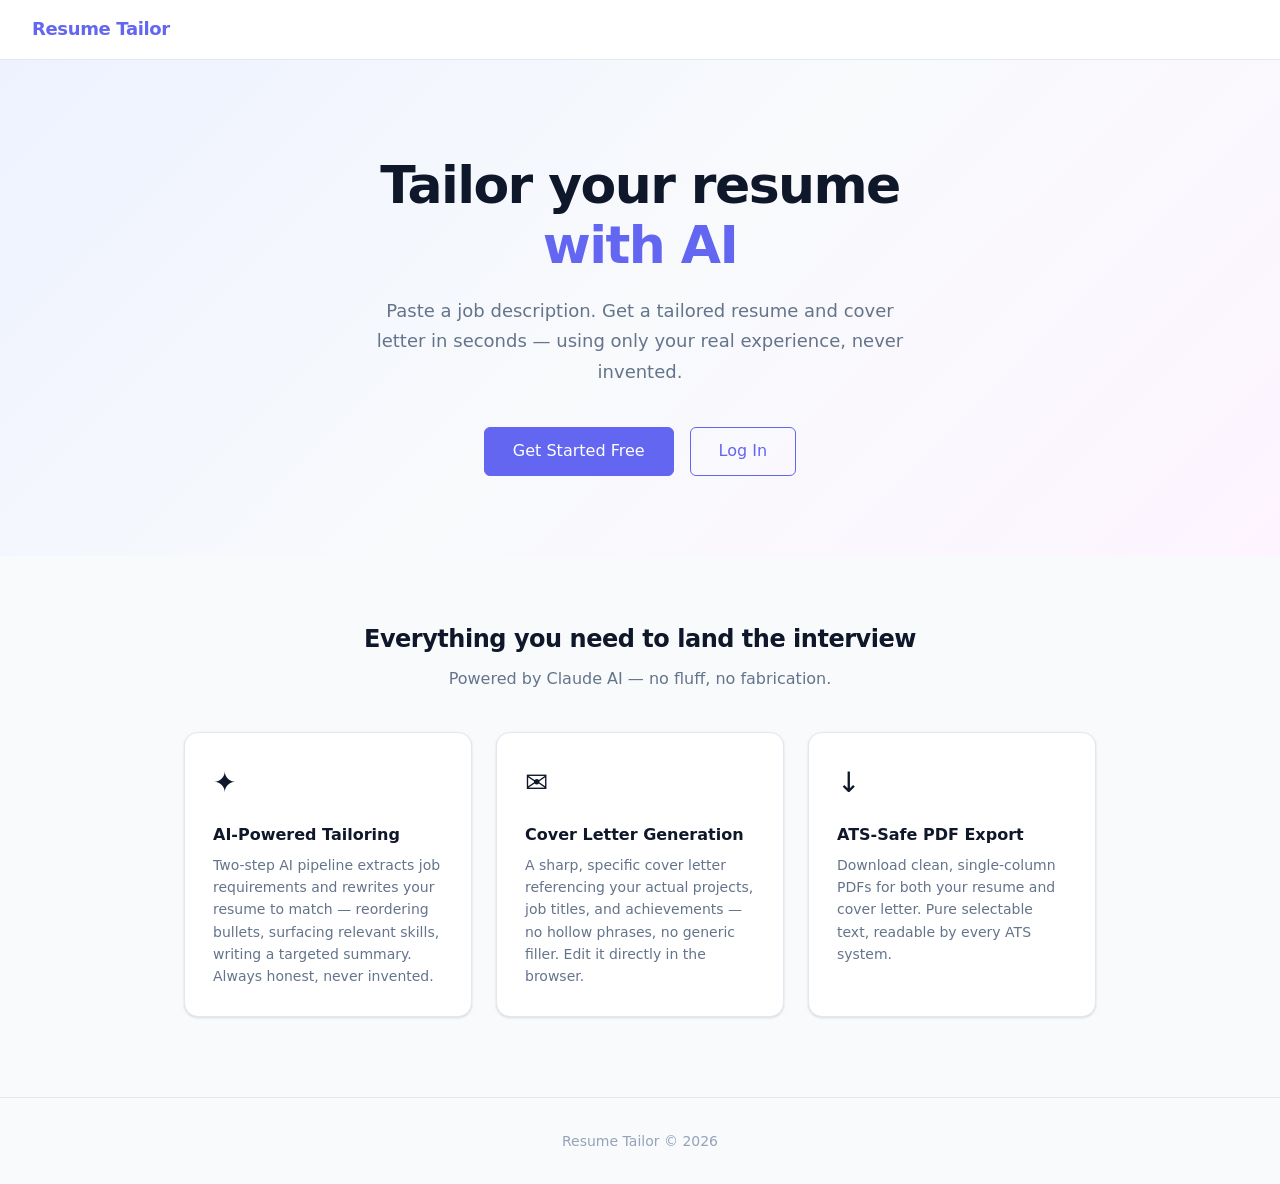
<file: frontend/index.html>
<!DOCTYPE html>
<html lang="en">
<head>
  <meta charset="UTF-8" />
  <meta name="viewport" content="width=device-width, initial-scale=1.0" />
  <title>Resume Tailor — AI-Powered Resume Tailoring</title>
  <link rel="stylesheet" href="css/style.css" />
</head>
<body>

  <header class="landing-topbar">
    <span class="landing-brand">Resume Tailor</span>
  </header>

  <section class="hero">
    <h1>Tailor your resume<br /><span>with AI</span></h1>
    <p>Paste a job description. Get a tailored resume and cover letter in seconds — using only your real experience, never invented.</p>
    <div class="hero-btns">
      <a href="signup.html" class="btn btn-primary btn-lg">Get Started Free</a>
      <a href="login.html" class="btn btn-outline btn-lg">Log In</a>
    </div>
  </section>

  <section class="features">
    <h2>Everything you need to land the interview</h2>
    <p>Powered by Claude AI — no fluff, no fabrication.</p>
    <div class="features-grid">
      <div class="feature-card">
        <div class="feature-icon">✦</div>
        <div class="feature-title">AI-Powered Tailoring</div>
        <p class="feature-desc">Two-step AI pipeline extracts job requirements and rewrites your resume to match — reordering bullets, surfacing relevant skills, writing a targeted summary. Always honest, never invented.</p>
      </div>
      <div class="feature-card">
        <div class="feature-icon">✉</div>
        <div class="feature-title">Cover Letter Generation</div>
        <p class="feature-desc">A sharp, specific cover letter referencing your actual projects, job titles, and achievements — no hollow phrases, no generic filler. Edit it directly in the browser.</p>
      </div>
      <div class="feature-card">
        <div class="feature-icon">↓</div>
        <div class="feature-title">ATS-Safe PDF Export</div>
        <p class="feature-desc">Download clean, single-column PDFs for both your resume and cover letter. Pure selectable text, readable by every ATS system.</p>
      </div>
    </div>
  </section>

  <footer class="landing-footer">Resume Tailor &copy; 2026</footer>

</body>
</html>
</file>
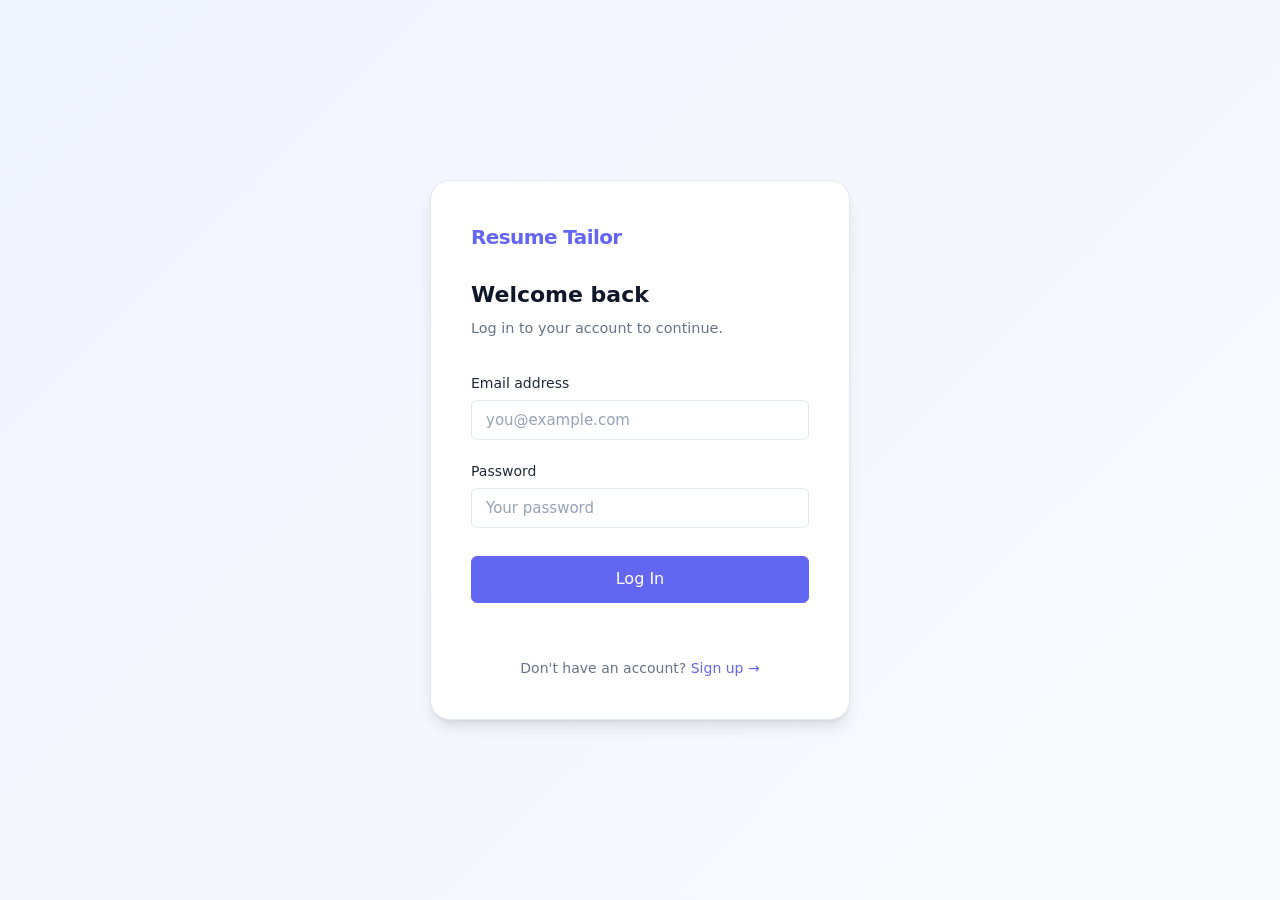
<file: frontend/ats.html>
<!DOCTYPE html>
<html lang="en">
<head>
  <meta charset="UTF-8" />
  <meta name="viewport" content="width=device-width, initial-scale=1.0" />
  <title>Resume Tailor — ATS Compatibility Analyzer</title>
  <link rel="stylesheet" href="css/style.css" />
</head>
<body>

  <header class="topbar">
    <a href="dashboard.html" class="topbar-brand">Resume Tailor</a>
    <nav class="topbar-nav">
      <a href="dashboard.html" class="btn btn-ghost btn-sm">Dashboard</a>
      <a href="tailor.html" class="btn btn-ghost btn-sm">Tailor Resume</a>
      <a href="ats.html" class="btn btn-primary btn-sm" aria-current="page">ATS Analyzer</a>
      <a href="improve.html" class="btn btn-ghost btn-sm">Improve Resume</a>
      <a href="skill_gap.html" class="btn btn-ghost btn-sm">Skill Gap</a>
      <a href="tracker.html" class="btn btn-ghost btn-sm">Job Tracker</a>
      <a href="interview.html" class="btn btn-ghost btn-sm">Interview Prep</a>
      <button id="logout-btn" class="btn btn-ghost btn-sm">Log Out</button>
    </nav>
  </header>

  <main class="page">

    <!-- ── Input card ──────────────────────────────────────────────────────── -->
    <div class="card">
      <h1 class="ats-title">ATS Compatibility Analyzer</h1>
      <p class="ats-desc">Select a resume, paste a job description, and get an explainable compatibility score — powered by local AI. No LLM call needed; results are instant.</p>

      <form id="ats-form">
        <div class="ats-form-grid">

          <!-- Left: resume selection -->
          <div>
            <label for="resume-select">Resume</label>
            <select id="resume-select">
              <option value="">Loading resumes…</option>
            </select>

            <div class="quick-upload-row">
              <span class="quick-upload-or">or</span>
              <label class="btn btn-outline btn-sm quick-upload-label" for="resume-file-input">
                Upload PDF
              </label>
              <input type="file" id="resume-file-input" accept=".pdf" />
              <span id="quick-upload-status" class="quick-upload-status"></span>
            </div>
          </div>

          <!-- Right: job description -->
          <div>
            <label for="jd-textarea">Job Description <span class="required">*</span></label>
            <textarea id="jd-textarea" rows="9"
              placeholder="Paste the full job description here — title, responsibilities, required skills, preferred qualifications…"
              required></textarea>
          </div>

        </div>

        <div class="ats-action-row">
          <button type="submit" id="analyze-btn" class="btn btn-primary btn-lg" disabled>
            Analyze Compatibility
          </button>
          <span id="analyze-status" class="analyze-status"></span>
        </div>
      </form>
    </div>

    <!-- ── Result section (hidden until analysis) ─────────────────────────── -->
    <div id="result-section" style="display:none">

      <!-- Score hero -->
      <div class="card">
        <div class="card-title">Compatibility Score</div>
        <div class="score-hero">
          <div class="score-hero-top">

            <!-- SVG ring -->
            <div class="score-ring-wrap">
              <svg viewBox="0 0 120 120" class="score-ring" aria-hidden="true">
                <circle class="score-ring-track" cx="60" cy="60" r="50"/>
                <circle id="score-ring-fill" class="score-ring-fill" cx="60" cy="60" r="50"
                        stroke-dasharray="314.16" stroke-dashoffset="314.16"/>
              </svg>
              <div class="score-ring-inner">
                <span id="score-number" class="score-number">—</span>
                <span id="score-pct" class="score-pct" style="display:none">%</span>
                <span id="score-grade" class="score-grade"></span>
              </div>
            </div>

            <!-- Summary text -->
            <div class="score-summary">
              <div id="score-heading" class="score-heading">Resume–Job Alignment</div>
              <p id="score-subtext" class="score-subtext">This score measures how well your resume's content aligns with the job description. It does not predict hiring decisions.</p>
              <span id="jd-role-badge" class="jd-role-badge" style="display:none"></span>
            </div>
          </div>

          <!-- Component score bars -->
          <div class="component-scores">
            <div class="comp-score-row">
              <div class="comp-score-header">
                <span class="comp-score-label">Required Skills <span class="comp-score-weight">(40%)</span></span>
                <span id="req-score-val" class="comp-score-val">—</span>
              </div>
              <div class="score-bar-track"><div id="req-score-bar" class="score-bar-fill" style="width:0%"></div></div>
            </div>
            <div class="comp-score-row">
              <div class="comp-score-header">
                <span class="comp-score-label">Experience Relevance <span class="comp-score-weight">(30%)</span></span>
                <span id="exp-score-val" class="comp-score-val">—</span>
              </div>
              <div class="score-bar-track"><div id="exp-score-bar" class="score-bar-fill" style="width:0%"></div></div>
            </div>
            <div class="comp-score-row">
              <div class="comp-score-header">
                <span class="comp-score-label">Preferred Skills <span class="comp-score-weight">(15%)</span></span>
                <span id="pref-score-val" class="comp-score-val">—</span>
              </div>
              <div class="score-bar-track"><div id="pref-score-bar" class="score-bar-fill" style="width:0%"></div></div>
            </div>
            <div class="comp-score-row">
              <div class="comp-score-header">
                <span class="comp-score-label">Education Alignment <span class="comp-score-weight">(15%)</span></span>
                <span id="edu-score-val" class="comp-score-val">—</span>
              </div>
              <div class="score-bar-track"><div id="edu-score-bar" class="score-bar-fill" style="width:0%"></div></div>
            </div>
          </div>
        </div>
      </div>

      <!-- Skills grid -->
      <div class="skills-grid" id="skills-grid">
        <!-- Matched -->
        <div class="card skills-col">
          <div class="skills-col-header skills-header-matched">
            <span class="skills-col-icon">✓</span>
            <span class="skills-col-title">Matched</span>
            <span id="matched-count" class="skills-col-count"></span>
          </div>
          <ul id="matched-list" class="skill-entries"></ul>
          <p id="matched-empty" class="skills-empty" style="display:none">No required skills matched.</p>
        </div>

        <!-- Partial -->
        <div class="card skills-col">
          <div class="skills-col-header skills-header-partial">
            <span class="skills-col-icon">~</span>
            <span class="skills-col-title">Partial Match</span>
            <span id="partial-count" class="skills-col-count"></span>
          </div>
          <ul id="partial-list" class="skill-entries"></ul>
          <p id="partial-empty" class="skills-empty" style="display:none">No partial matches.</p>
        </div>

        <!-- Missing -->
        <div class="card skills-col">
          <div class="skills-col-header skills-header-missing">
            <span class="skills-col-icon">✗</span>
            <span class="skills-col-title">Not Evidenced</span>
            <span id="missing-count" class="skills-col-count"></span>
          </div>
          <ul id="missing-list" class="skill-entries"></ul>
          <p id="missing-empty" class="skills-empty" style="display:none">All required skills evidenced!</p>
        </div>
      </div>

      <!-- Recommendations -->
      <div class="card">
        <div class="card-title">Recommendations</div>
        <ul id="recommendations-list" class="rec-list"></ul>
      </div>

      <!-- Disclaimer -->
      <div class="ats-disclaimer">
        <span class="ats-disclaimer-icon">ℹ</span>
        <span id="disclaimer-text">Skills absent from your resume were not found in the uploaded document. This does not mean you lack those skills — they may simply not be listed. This score measures document-to-job alignment, not your actual fit or hiring probability.</span>
      </div>

      <!-- Actions -->
      <div class="ats-result-actions">
        <a id="tailor-link" href="tailor.html" class="btn btn-primary">Tailor This Resume with AI</a>
        <button id="analyze-another-btn" class="btn btn-outline">Analyze Another</button>
        <button id="delete-result-btn" class="btn btn-ghost btn-sm" style="color:var(--danger)">Delete This Analysis</button>
      </div>

    </div>

    <!-- ── Analysis history ────────────────────────────────────────────────── -->
    <div>
      <div class="section-header">
        <h2>Analysis History</h2>
        <span id="ats-history-count" class="history-count-badge"></span>
      </div>

      <div id="ats-history-loading" class="history-loading">Loading history…</div>

      <div id="ats-history-empty" class="history-empty" style="display:none">
        No analyses yet. Select a resume, paste a job description above, and click <strong>Analyze Compatibility</strong>.
      </div>

      <ul id="ats-history-list" class="history-list" style="display:none"></ul>
    </div>

  </main>

  <!-- ── Delete confirmation dialog ─────────────────────────────────────────── -->
  <dialog id="delete-dialog" class="confirm-dialog">
    <p class="confirm-msg">Delete this analysis result? This cannot be undone.</p>
    <div class="confirm-actions">
      <button id="delete-cancel-btn" class="btn btn-ghost btn-sm">Cancel</button>
      <button id="delete-confirm-btn" class="btn btn-sm" style="background:var(--danger);color:#fff;border-color:var(--danger)">Delete</button>
    </div>
  </dialog>

  <script src="js/ats.js"></script>
</body>
</html>
</file>
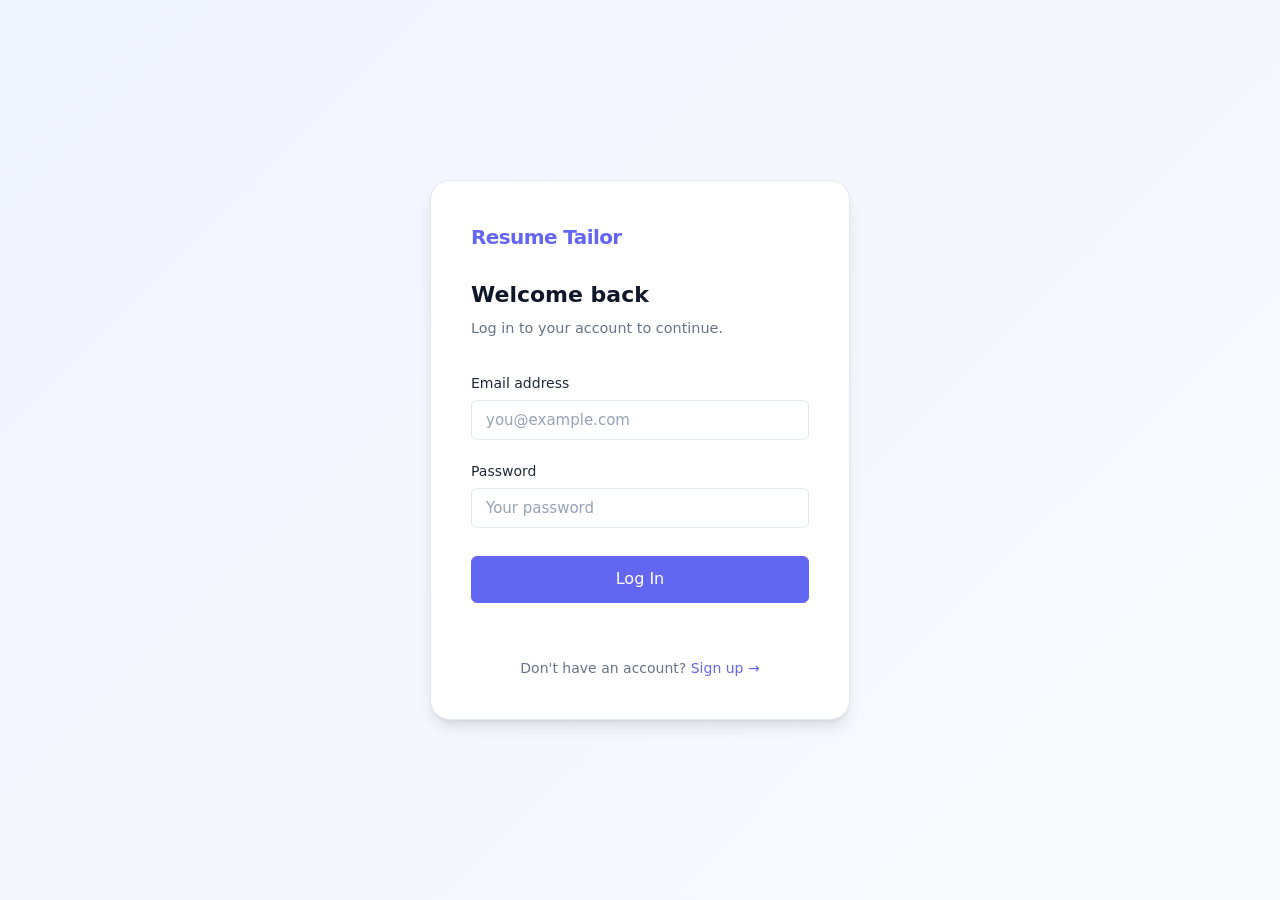
<file: frontend/dashboard.html>
<!DOCTYPE html>
<html lang="en">
<head>
  <meta charset="UTF-8" />
  <meta name="viewport" content="width=device-width, initial-scale=1.0" />
  <title>Resume Tailor — Dashboard</title>
  <link rel="stylesheet" href="css/style.css" />
</head>
<body>

  <header class="topbar">
    <a href="dashboard.html" class="topbar-brand">Resume Tailor</a>
    <nav class="topbar-nav">
      <a href="ats.html" class="btn btn-outline btn-sm">ATS Analyzer</a>
      <a href="improve.html" class="btn btn-ghost btn-sm">Improve Resume</a>
      <a href="skill_gap.html" class="btn btn-ghost btn-sm">Skill Gap</a>
      <a href="tracker.html" class="btn btn-ghost btn-sm">Job Tracker</a>
      <a href="interview.html" class="btn btn-ghost btn-sm">Interview Prep</a>
      <a href="tailor.html" class="btn btn-primary btn-sm">+ New Tailoring</a>
      <button id="logout-btn" class="btn btn-ghost btn-sm">Log Out</button>
    </nav>
  </header>

  <main class="page">

    <!-- ── My Resumes ──────────────────────────────────────────────────────── -->
    <div class="card">
      <div class="card-title">My Resumes</div>

      <form id="upload-form">
        <div class="upload-zone">
          <label class="upload-zone-label" id="file-label" for="resume-file">
            Choose PDF
          </label>
          <input type="file" id="resume-file" accept=".pdf" />
          <button type="submit" id="upload-btn" class="btn btn-primary btn-sm" disabled>Upload</button>
          <span id="upload-status" class="upload-status"></span>
        </div>
      </form>

      <ul id="resume-list" class="resume-chips"></ul>
    </div>

    <!-- ── History ─────────────────────────────────────────────────────────── -->
    <div>
      <div class="section-header">
        <h2>Tailoring History</h2>
        <span id="history-count" class="history-count-badge"></span>
      </div>

      <div id="history-loading" class="history-loading">Loading history…</div>

      <div id="history-empty" class="history-empty" style="display:none">
        No tailored resumes yet.
        <a href="tailor.html">Tailor your first resume &rarr;</a>
      </div>

      <ul id="history-list" class="history-list" style="display:none"></ul>
    </div>

  </main>

  <!-- ── Delete confirmation dialog ─────────────────────────────────────── -->
  <dialog id="confirm-dialog" class="confirm-dialog">
    <p class="confirm-msg">Delete this tailoring entry and its cover letter? This cannot be undone.</p>
    <div class="confirm-actions">
      <button id="confirm-no" class="btn btn-ghost btn-sm">Cancel</button>
      <button id="confirm-yes" class="btn btn-sm" style="background:var(--danger);color:#fff;border-color:var(--danger)">Delete</button>
    </div>
  </dialog>

  <script src="js/dashboard.js"></script>
</body>
</html>
</file>
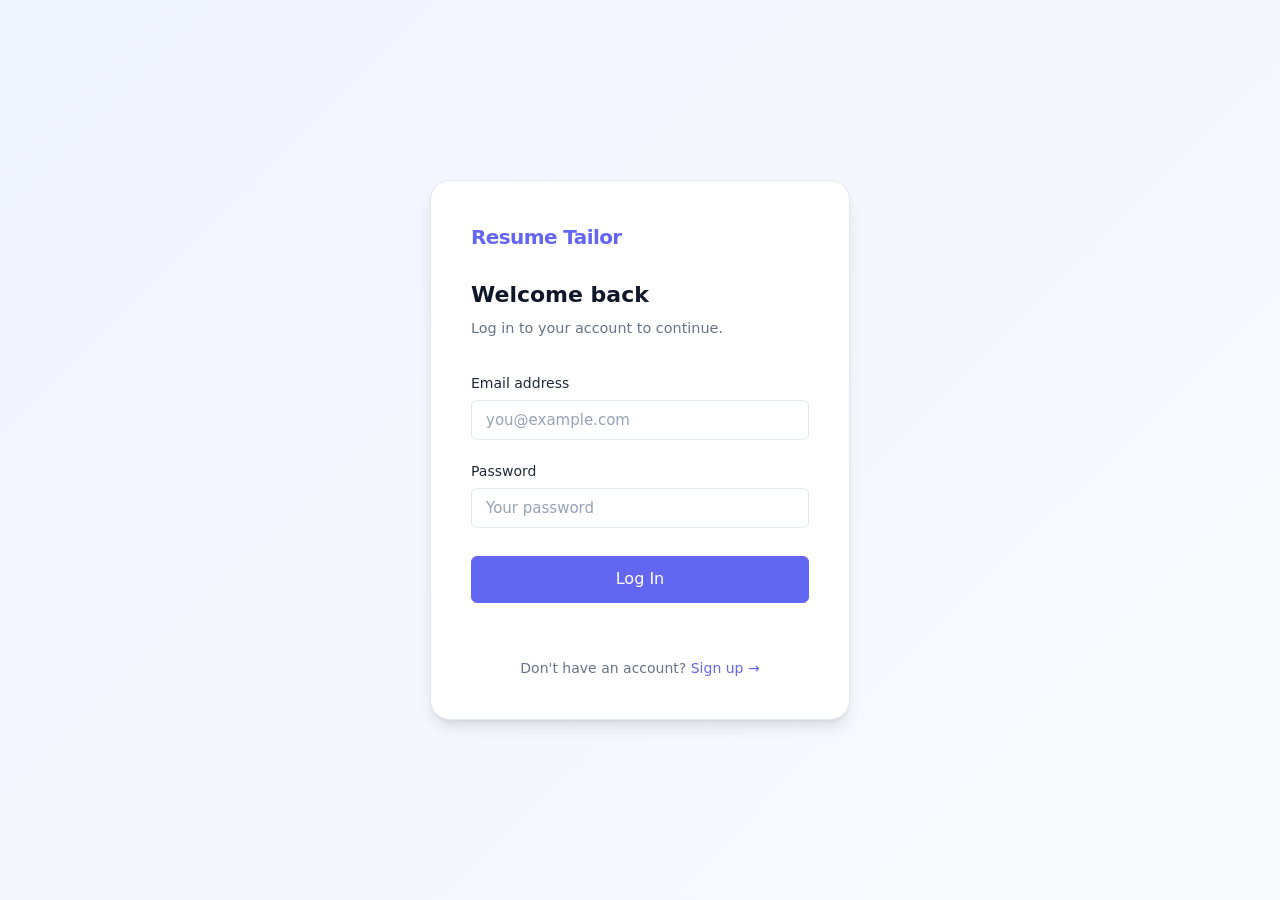
<file: frontend/improve.html>
<!DOCTYPE html>
<html lang="en">
<head>
  <meta charset="UTF-8" />
  <meta name="viewport" content="width=device-width, initial-scale=1.0" />
  <title>Resume Tailor — Improve Resume</title>
  <link rel="stylesheet" href="css/style.css" />
</head>
<body>

  <header class="topbar">
    <a href="dashboard.html" class="topbar-brand">Resume Tailor</a>
    <nav class="topbar-nav">
      <a href="dashboard.html" class="btn btn-ghost btn-sm">Dashboard</a>
      <a href="tailor.html" class="btn btn-ghost btn-sm">Tailor Resume</a>
      <a href="ats.html" class="btn btn-ghost btn-sm">ATS Analyzer</a>
      <a href="improve.html" class="btn btn-primary btn-sm" aria-current="page">Improve Resume</a>
      <a href="skill_gap.html" class="btn btn-ghost btn-sm">Skill Gap</a>
      <a href="tracker.html" class="btn btn-ghost btn-sm">Job Tracker</a>
      <a href="interview.html" class="btn btn-ghost btn-sm">Interview Prep</a>
      <button id="logout-btn" class="btn btn-ghost btn-sm">Log Out</button>
    </nav>
  </header>

  <main class="page">

    <!-- ── Input card ──────────────────────────────────────────────────────── -->
    <div class="card">
      <h1 class="ats-title">AI Resume Improvement Editor</h1>
      <p class="ats-desc">Select a resume, paste a job description, and get AI-generated bullet-point suggestions — each with a reason and diff highlight. Accept, reject, or edit each suggestion individually before exporting.</p>

      <form id="improve-form">
        <div class="ats-form-grid">

          <!-- Left: resume selection -->
          <div>
            <label for="resume-select">Resume</label>
            <select id="resume-select">
              <option value="">Loading resumes…</option>
            </select>
          </div>

          <!-- Right: job description -->
          <div>
            <label for="jd-textarea">Job Description <span class="required">*</span></label>
            <textarea id="jd-textarea" rows="9"
              placeholder="Paste the full job description — title, responsibilities, required skills, preferred qualifications…"
              required></textarea>
          </div>

        </div>

        <div class="ats-action-row">
          <button type="submit" id="generate-btn" class="btn btn-primary btn-lg" disabled>
            Generate Suggestions
          </button>
          <span id="generate-status" class="analyze-status"></span>
        </div>
      </form>
    </div>

    <!-- ── Result section ─────────────────────────────────────────────────── -->
    <div id="result-section" style="display:none">

      <!-- Role analysis callout -->
      <div class="card improve-callout" id="analysis-card">
        <div class="improve-callout-label">AI Analysis</div>
        <p id="role-analysis-text" class="improve-callout-text"></p>
      </div>

      <!-- Progress + Apply bar -->
      <div class="card improve-progress-card">
        <div class="improve-progress-header">
          <div>
            <span class="improve-progress-label"><span id="accepted-count">0</span> of <span id="total-count">0</span> suggestions accepted</span>
          </div>
          <button id="apply-btn" class="btn btn-primary" disabled onclick="applyChanges()">
            Apply 0 Accepted Changes
          </button>
        </div>
        <div class="improve-progress-track">
          <div id="improve-progress-fill" class="improve-progress-fill" style="width:0%"></div>
        </div>
        <div id="apply-status" class="apply-status" style="display:none"></div>
      </div>

      <!-- Suggestion cards (dynamically populated) -->
      <div id="suggestions-container"></div>

    </div>

    <!-- ── Improvement history ─────────────────────────────────────────────── -->
    <div>
      <div class="section-header">
        <h2>Improvement History</h2>
        <span id="history-count" class="history-count-badge"></span>
      </div>

      <div id="history-loading" class="history-loading">Loading history…</div>

      <div id="history-empty" class="history-empty" style="display:none">
        No improvement sessions yet. Select a resume and paste a job description above, then click <strong>Generate Suggestions</strong>.
      </div>

      <ul id="history-list" class="history-list" style="display:none"></ul>
    </div>

  </main>

  <!-- ── Delete confirmation dialog ─────────────────────────────────────────── -->
  <dialog id="delete-dialog" class="confirm-dialog">
    <p class="confirm-msg">Delete this improvement session? This cannot be undone.</p>
    <div class="confirm-actions">
      <button id="delete-cancel-btn" class="btn btn-ghost btn-sm">Cancel</button>
      <button id="delete-confirm-btn" class="btn btn-sm" style="background:var(--danger);color:#fff;border-color:var(--danger)">Delete</button>
    </div>
  </dialog>

  <script src="js/improve.js"></script>
</body>
</html>
</file>
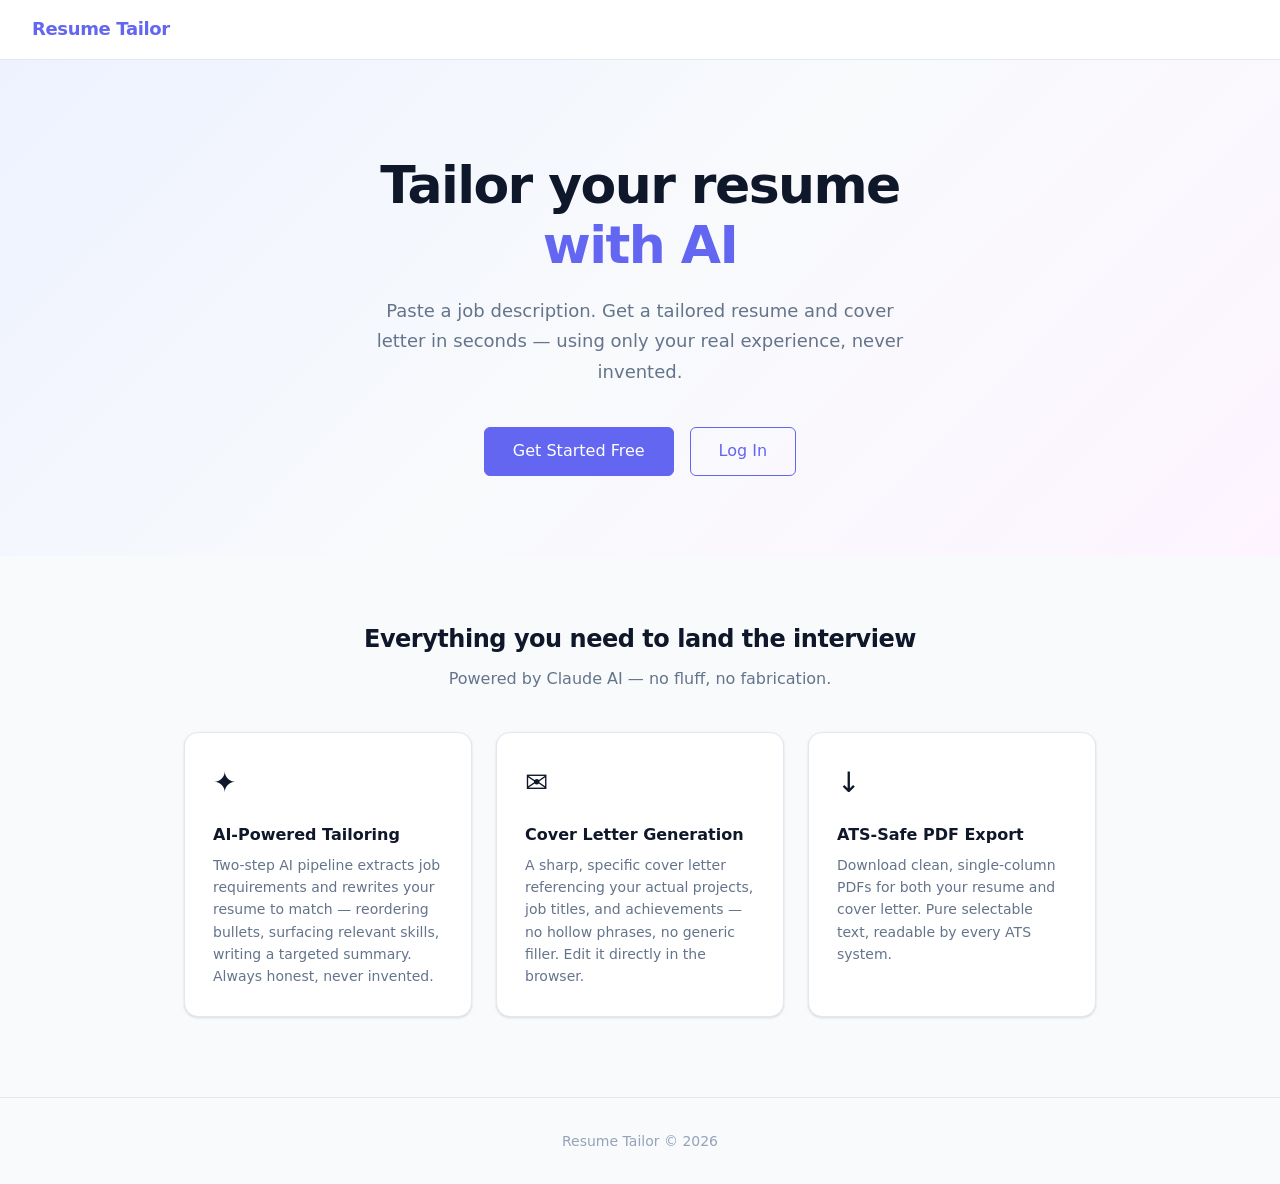
<file: frontend/interview.html>
<!DOCTYPE html>
<html lang="en">
<head>
  <meta charset="UTF-8" />
  <meta name="viewport" content="width=device-width, initial-scale=1.0" />
  <title>Resume Tailor — Interview Prep</title>
  <link rel="stylesheet" href="css/style.css" />
</head>
<body>

  <header class="topbar">
    <a href="dashboard.html" class="topbar-brand">Resume Tailor</a>
    <nav class="topbar-nav">
      <a href="dashboard.html" class="btn btn-ghost btn-sm">Dashboard</a>
      <a href="tailor.html" class="btn btn-ghost btn-sm">Tailor Resume</a>
      <a href="ats.html" class="btn btn-ghost btn-sm">ATS Analyzer</a>
      <a href="improve.html" class="btn btn-ghost btn-sm">Improve Resume</a>
      <a href="skill_gap.html" class="btn btn-ghost btn-sm">Skill Gap</a>
      <a href="tracker.html" class="btn btn-ghost btn-sm">Job Tracker</a>
      <a href="interview.html" class="btn btn-primary btn-sm" aria-current="page">Interview Prep</a>
      <button id="logout-btn" class="btn btn-ghost btn-sm">Log Out</button>
    </nav>
  </header>

  <main class="page">

    <!-- ── New session form ───────────────────────────────────────────────── -->
    <div class="card">
      <h1 class="ats-title">AI Interview Preparation</h1>
      <p class="ats-desc">Select a resume and paste a job description to generate role-specific practice questions — technical, behavioural, HR, and project-based. Submit answers to receive structured feedback grounded in your resume.</p>

      <form id="session-form">
        <div class="ats-form-grid">

          <div>
            <label for="resume-select">Resume</label>
            <select id="resume-select">
              <option value="">Loading resumes…</option>
            </select>
          </div>

          <div>
            <label for="jd-textarea">Job Description <span class="required">*</span></label>
            <textarea id="jd-textarea" rows="9"
              placeholder="Paste the full job description — title, responsibilities, required skills, preferred qualifications…"
              required></textarea>
          </div>

        </div>

        <div class="ats-action-row">
          <button type="submit" id="generate-btn" class="btn btn-primary btn-lg" disabled>
            Generate Interview Questions
          </button>
          <span id="generate-status" class="analyze-status"></span>
        </div>
      </form>
    </div>

    <!-- ── Active session ─────────────────────────────────────────────────── -->
    <div id="session-section" style="display:none">

      <div class="section-header">
        <div>
          <h2 id="session-role-heading">Interview Session</h2>
          <p id="session-meta" class="ats-desc" style="margin:0"></p>
        </div>
        <button id="close-session-btn" class="btn btn-ghost btn-sm">Close Session</button>
      </div>

      <!-- Question tabs -->
      <div id="question-tabs" class="ivw-tabs" role="tablist"></div>

      <!-- Active question card -->
      <div id="question-card" class="card ivw-question-card">
        <div class="ivw-question-header">
          <span id="q-type-badge" class="ivw-type-badge"></span>
          <span id="q-number" class="ivw-q-number"></span>
        </div>
        <p id="q-text" class="ivw-q-text"></p>
        <div class="ivw-guidance-box">
          <span class="ivw-guidance-label">Guidance</span>
          <p id="q-guidance" class="ivw-guidance-text"></p>
          <p id="q-structure" class="ivw-structure-text"></p>
        </div>

        <!-- Answer form -->
        <div id="answer-form-wrap">
          <label for="answer-textarea" class="ivw-answer-label">Your Answer</label>
          <textarea id="answer-textarea" class="ivw-answer-textarea" rows="6"
            placeholder="Type your practice answer here (10–5,000 characters)…"></textarea>
          <div class="ivw-answer-actions">
            <span id="answer-char-count" class="ivw-char-count">0 / 5000</span>
            <button id="submit-answer-btn" class="btn btn-primary" disabled>Submit Answer</button>
            <span id="answer-status" class="analyze-status"></span>
          </div>
        </div>

        <!-- Feedback panel -->
        <div id="feedback-panel" style="display:none">
          <div class="ivw-feedback-card">
            <div class="ivw-feedback-header">
              <span class="ivw-feedback-title">Feedback</span>
              <span id="overall-score-badge" class="ivw-overall-badge"></span>
            </div>

            <!-- Score bars -->
            <div class="ivw-score-bars" id="score-bars"></div>
            <p class="ivw-score-explainer">Scores are coaching signals: 1 = needs substantial development, 3 = adequate foundation, 5 = clear, specific, and well-supported. Relevance checks fit to the question and role; clarity checks readability; structure checks organization; technical checks accuracy and completeness.</p>

            <!-- Strengths / improvements -->
            <div class="ivw-two-col">
              <div>
                <div class="ivw-col-label ivw-strengths-label">Strengths</div>
                <ul id="strengths-list" class="ivw-bullet-list"></ul>
              </div>
              <div>
                <div class="ivw-col-label ivw-improvements-label">To Improve</div>
                <ul id="improvements-list" class="ivw-bullet-list"></ul>
              </div>
            </div>

            <!-- Unsupported claims -->
            <div id="unsupported-wrap" style="display:none">
              <div class="ivw-col-label ivw-unsupported-label">Claims Not Evidenced in Resume</div>
              <p class="ivw-claims-note">These claims could not be verified from the resume provided; this does not mean they are false.</p>
              <ul id="unsupported-list" class="ivw-bullet-list"></ul>
            </div>

            <!-- Narrative feedback -->
            <p id="feedback-text" class="ivw-feedback-text"></p>

            <!-- Disclaimer -->
            <div class="ats-disclaimer ivw-disclaimer">
              <span class="ats-disclaimer-icon">ℹ</span>
              <span id="feedback-disclaimer"></span>
            </div>
          </div>

          <!-- Previous attempts -->
          <div id="prev-attempts-wrap" style="display:none">
            <div class="section-header ivw-attempts-header">
              <span class="ivw-col-label">Previous Attempts</span>
              <span id="attempt-count-badge" class="history-count-badge"></span>
            </div>
            <div id="prev-attempts-list"></div>
          </div>

          <div class="ivw-answer-retry">
            <button id="try-again-btn" class="btn btn-outline btn-sm">Try Again</button>
          </div>
        </div>
      </div>
    </div>

    <!-- ── Session history ─────────────────────────────────────────────────── -->
    <div>
      <div class="section-header">
        <h2>Session History</h2>
        <span id="history-count" class="history-count-badge"></span>
      </div>

      <div id="history-loading" class="history-loading">Loading sessions…</div>

      <div id="history-empty" class="history-empty" style="display:none">
        No interview sessions yet. Select a resume and paste a job description above, then click <strong>Generate Interview Questions</strong>.
      </div>

      <ul id="history-list" class="history-list" style="display:none"></ul>
    </div>

  </main>

  <!-- ── Delete confirmation dialog ─────────────────────────────────────────── -->
  <dialog id="delete-dialog" class="confirm-dialog">
    <p class="confirm-msg">Delete this interview session and all saved answers? This cannot be undone.</p>
    <div class="confirm-actions">
      <button id="delete-cancel-btn" class="btn btn-ghost btn-sm">Cancel</button>
      <button id="delete-confirm-btn" class="btn btn-sm" style="background:var(--danger);color:#fff;border-color:var(--danger)">Delete</button>
    </div>
  </dialog>

  <script src="js/interview.js"></script>
</body>
</html>
</file>
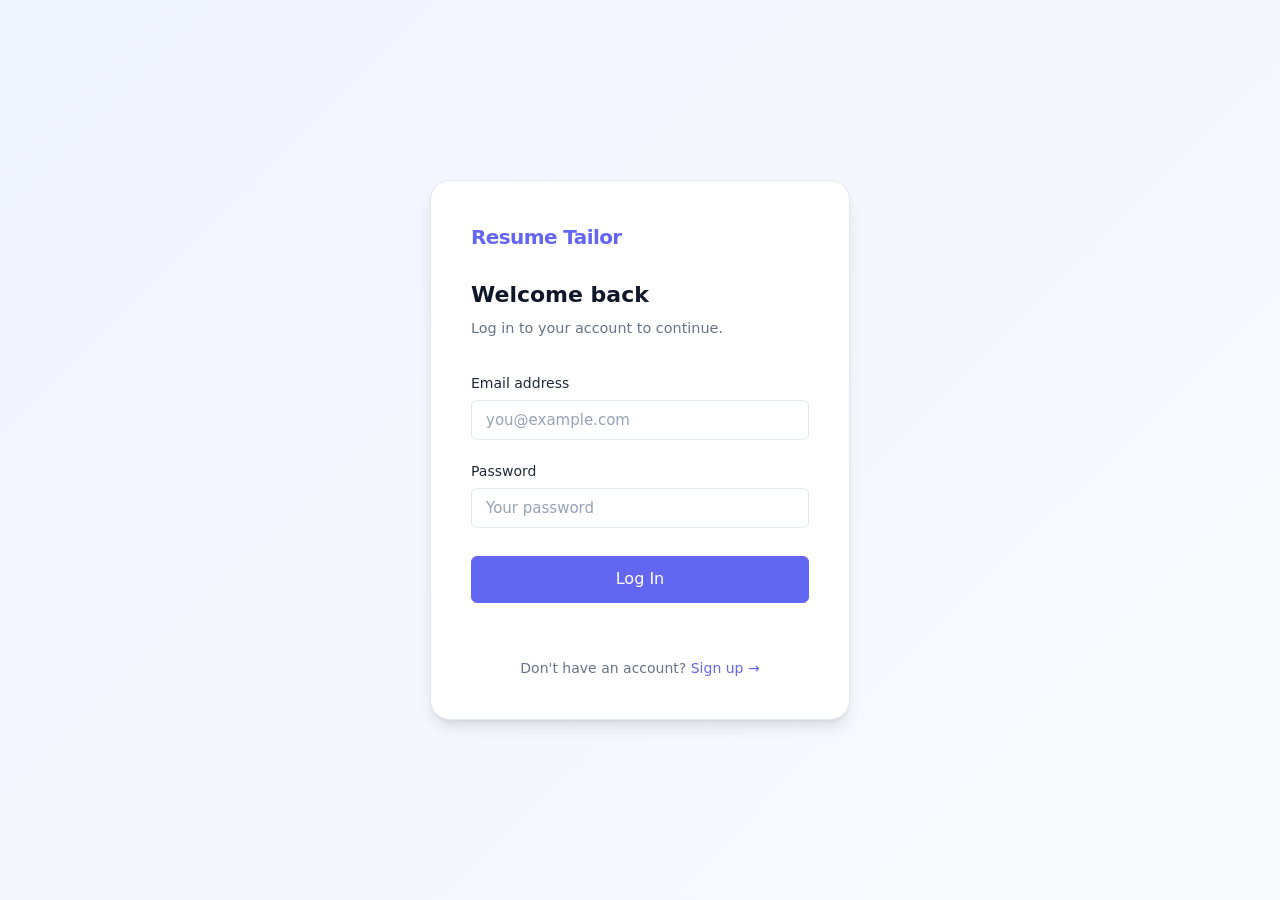
<file: frontend/login.html>
<!DOCTYPE html>
<html lang="en">
<head>
  <meta charset="UTF-8" />
  <meta name="viewport" content="width=device-width, initial-scale=1.0" />
  <title>Resume Tailor — Log In</title>
  <link rel="stylesheet" href="css/style.css" />
</head>
<body>
  <main class="auth-page">
    <div class="auth-card">
      <span class="auth-brand">Resume Tailor</span>
      <h2>Welcome back</h2>
      <p class="auth-sub">Log in to your account to continue.</p>

      <form id="login-form" novalidate>
        <label for="email">Email address</label>
        <input type="email" id="email" required autocomplete="email" placeholder="you@example.com" />

        <label for="password">Password</label>
        <input type="password" id="password" required autocomplete="current-password" placeholder="Your password" />

        <button type="submit" class="btn btn-primary" id="submit-btn">Log In</button>
        <p id="error-msg" class="error-msg" aria-live="polite"></p>
      </form>

      <div class="auth-footer">
        Don't have an account? <a href="signup.html">Sign up &rarr;</a>
      </div>
    </div>
  </main>
  <script src="js/login.js"></script>
</body>
</html>
</file>
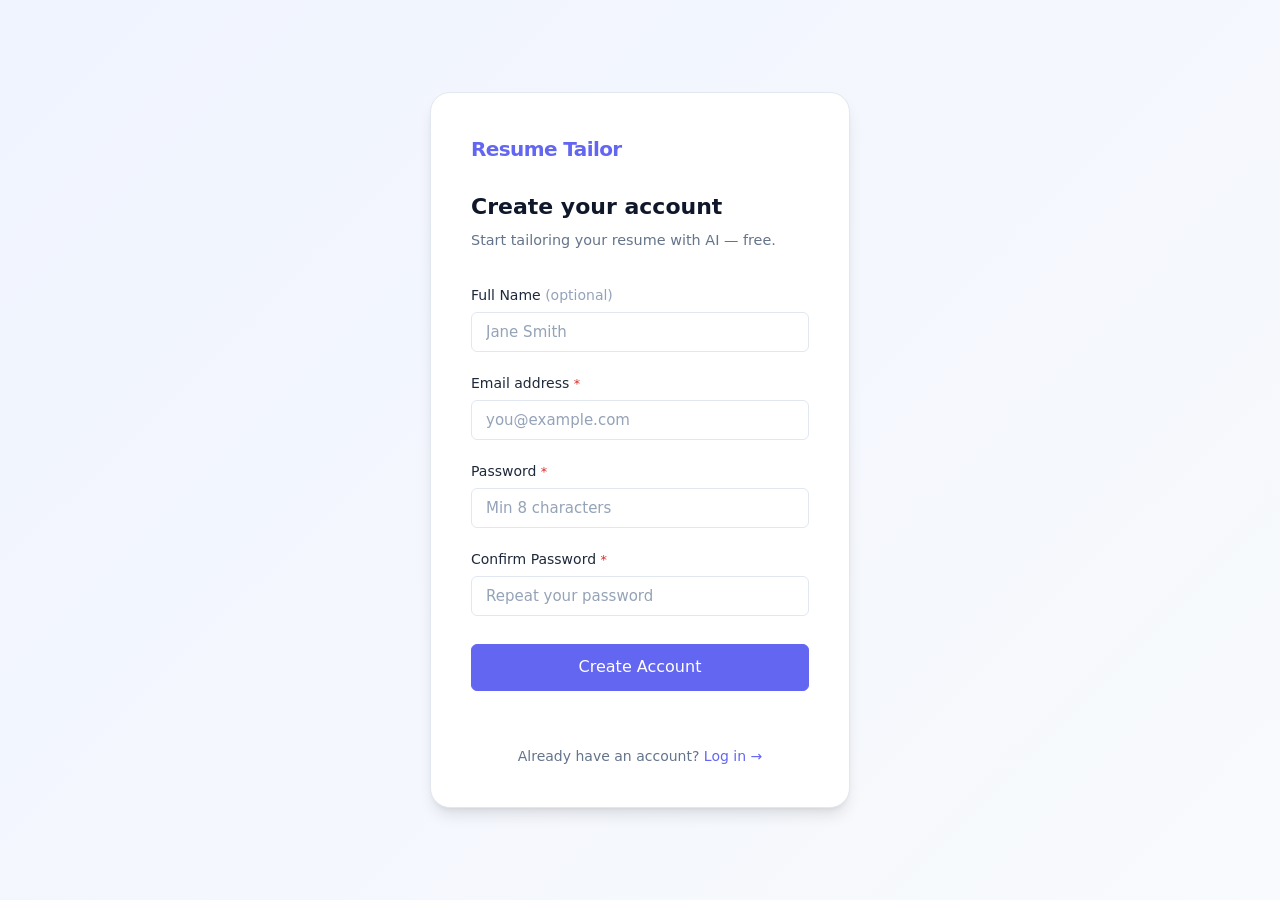
<file: frontend/signup.html>
<!DOCTYPE html>
<html lang="en">
<head>
  <meta charset="UTF-8" />
  <meta name="viewport" content="width=device-width, initial-scale=1.0" />
  <title>Resume Tailor — Create Account</title>
  <link rel="stylesheet" href="css/style.css" />
</head>
<body>
  <main class="auth-page">
    <div class="auth-card">
      <span class="auth-brand">Resume Tailor</span>
      <h2>Create your account</h2>
      <p class="auth-sub">Start tailoring your resume with AI — free.</p>

      <form id="signup-form" novalidate>
        <label for="full-name">Full Name <span style="color:var(--muted-2);font-weight:400">(optional)</span></label>
        <input type="text" id="full-name" autocomplete="name" placeholder="Jane Smith" />

        <label for="email">Email address <span class="required">*</span></label>
        <input type="email" id="email" required autocomplete="email" placeholder="you@example.com" />

        <label for="password">Password <span class="required">*</span></label>
        <input type="password" id="password" required autocomplete="new-password" placeholder="Min 8 characters" minlength="8" />

        <label for="confirm">Confirm Password <span class="required">*</span></label>
        <input type="password" id="confirm" required autocomplete="new-password" placeholder="Repeat your password" />

        <button type="submit" class="btn btn-primary" id="submit-btn">Create Account</button>
        <p id="error-msg" class="error-msg" aria-live="polite"></p>
      </form>

      <div class="auth-footer">
        Already have an account? <a href="login.html">Log in &rarr;</a>
      </div>
    </div>
  </main>
  <script src="js/signup.js"></script>
</body>
</html>
</file>
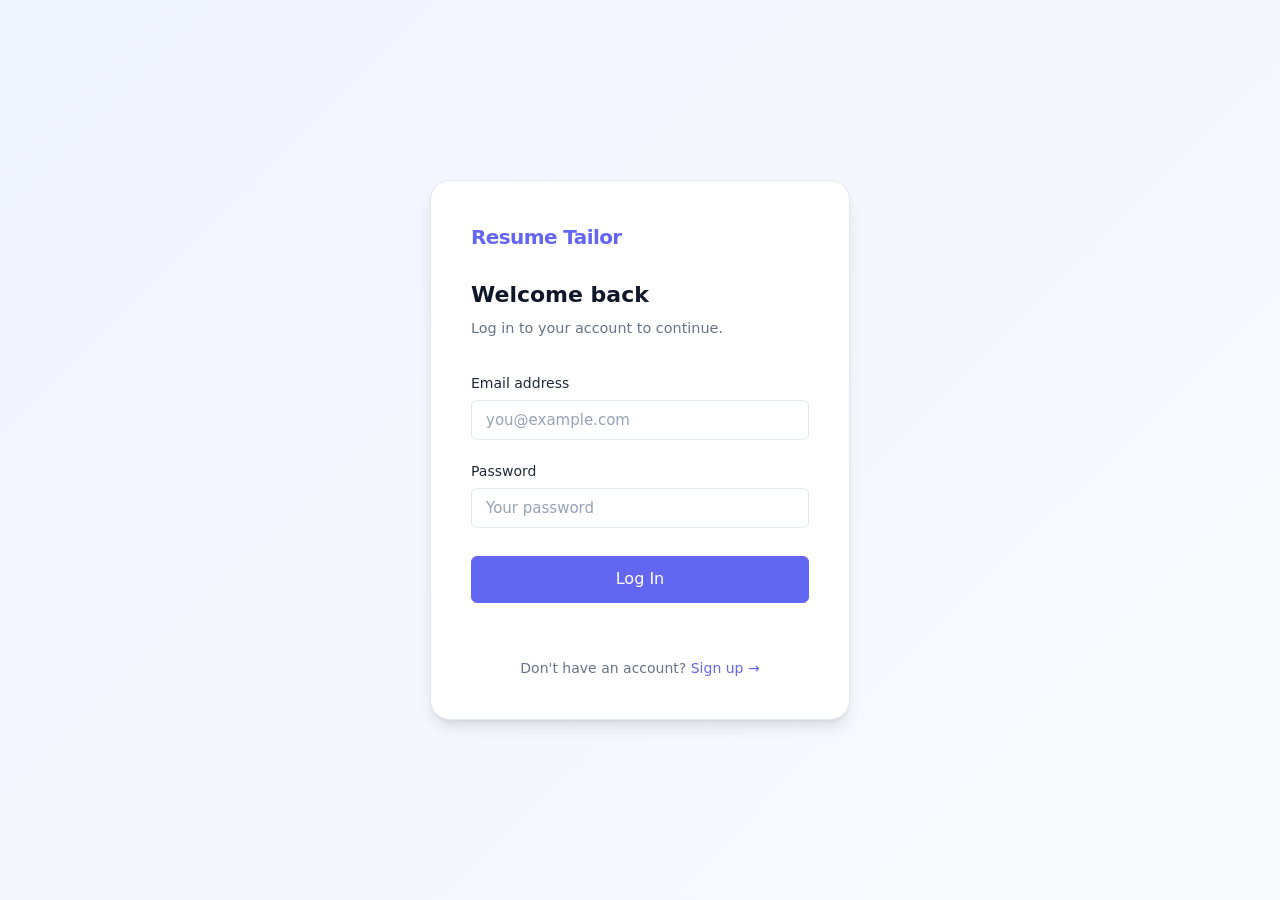
<file: frontend/skill_gap.html>
<!DOCTYPE html>
<html lang="en">
<head>
  <meta charset="UTF-8" />
  <meta name="viewport" content="width=device-width, initial-scale=1.0" />
  <title>Resume Tailor — Skill Gap Analyzer</title>
  <link rel="stylesheet" href="css/style.css" />
</head>
<body>

  <header class="topbar">
    <a href="dashboard.html" class="topbar-brand">Resume Tailor</a>
    <nav class="topbar-nav">
      <a href="dashboard.html" class="btn btn-ghost btn-sm">Dashboard</a>
      <a href="tailor.html" class="btn btn-ghost btn-sm">Tailor Resume</a>
      <a href="ats.html" class="btn btn-ghost btn-sm">ATS Analyzer</a>
      <a href="improve.html" class="btn btn-ghost btn-sm">Improve Resume</a>
      <a href="skill_gap.html" class="btn btn-primary btn-sm" aria-current="page">Skill Gap</a>
      <a href="tracker.html" class="btn btn-ghost btn-sm">Job Tracker</a>
      <a href="interview.html" class="btn btn-ghost btn-sm">Interview Prep</a>
      <button id="logout-btn" class="btn btn-ghost btn-sm">Log Out</button>
    </nav>
  </header>

  <main class="page">

    <!-- ── Input card ──────────────────────────────────────────────────────── -->
    <div class="card">
      <h1 class="ats-title">Skill Gap Analyzer</h1>
      <p class="ats-desc">Select a resume and paste a job description to see which skills are demonstrated, partially evidenced, or missing — then get a personalised learning roadmap. No invented metrics or external course links.</p>

      <form id="gap-form">
        <div class="ats-form-grid">

          <div>
            <label for="resume-select">Resume</label>
            <select id="resume-select">
              <option value="">Loading resumes…</option>
            </select>
          </div>

          <div>
            <label for="jd-textarea">Job Description <span class="required">*</span></label>
            <textarea id="jd-textarea" rows="9"
              placeholder="Paste the full job description — title, responsibilities, required skills, preferred qualifications…"
              required></textarea>
          </div>

        </div>

        <div class="ats-action-row">
          <button type="submit" id="analyze-btn" class="btn btn-primary btn-lg" disabled>
            Analyze Skill Gap
          </button>
          <span id="analyze-status" class="analyze-status"></span>
        </div>
      </form>
    </div>

    <!-- ── Result section ─────────────────────────────────────────────────── -->
    <div id="result-section" style="display:none">

      <!-- Score + gap summary banner -->
      <div class="card sg-score-banner">
        <div class="sg-score-left">
          <div class="score-ring-wrap">
            <svg viewBox="0 0 120 120" class="score-ring" aria-hidden="true">
              <circle class="score-ring-track" cx="60" cy="60" r="50"/>
              <circle id="sg-ring-fill" class="score-ring-fill" cx="60" cy="60" r="50"
                      stroke-dasharray="314.16" stroke-dashoffset="314.16"/>
            </svg>
            <div class="score-ring-inner">
              <span id="sg-score-number" class="score-number">—</span>
              <span class="score-pct" style="display:none">%</span>
              <span id="sg-score-grade" class="score-grade"></span>
            </div>
          </div>
          <div class="sg-score-meta">
            <div id="sg-role-badge" class="jd-role-badge" style="display:none; margin-bottom:0.5rem"></div>
            <div class="score-heading">Resume–Job Alignment</div>
            <p class="sg-score-desc">Skills classified below reflect evidence found in your resume document only — not your actual abilities.</p>
          </div>
        </div>
        <div id="sg-gap-summary" class="sg-gap-summary"></div>
      </div>

      <!-- Classification grid (2 × 2) -->
      <div class="sg-classification-grid" id="classification-grid">

        <div class="card sg-bucket">
          <div class="sg-bucket-header sg-demonstrated">
            <span class="sg-bucket-icon">✓</span>
            <span class="sg-bucket-title">Demonstrated</span>
            <span id="demonstrated-count" class="skills-col-count">0</span>
          </div>
          <ul id="demonstrated-list" class="sg-skill-list"></ul>
          <p id="demonstrated-empty" class="skills-empty" style="display:none">None found.</p>
        </div>

        <div class="card sg-bucket">
          <div class="sg-bucket-header sg-partial">
            <span class="sg-bucket-icon">~</span>
            <span class="sg-bucket-title">Partially Demonstrated</span>
            <span id="partial-count" class="skills-col-count">0</span>
          </div>
          <ul id="partial-list" class="sg-skill-list"></ul>
          <p id="partial-empty" class="skills-empty" style="display:none">None found.</p>
        </div>

        <div class="card sg-bucket">
          <div class="sg-bucket-header sg-verify">
            <span class="sg-bucket-icon">?</span>
            <span class="sg-bucket-title">Requires Verification</span>
            <span id="verify-count" class="skills-col-count">0</span>
          </div>
          <ul id="verify-list" class="sg-skill-list"></ul>
          <p id="verify-empty" class="skills-empty" style="display:none">None found.</p>
        </div>

        <div class="card sg-bucket">
          <div class="sg-bucket-header sg-notfound">
            <span class="sg-bucket-icon">✗</span>
            <span class="sg-bucket-title">Not Evidenced in Resume</span>
            <span id="notfound-count" class="skills-col-count">0</span>
          </div>
          <ul id="notfound-list" class="sg-skill-list"></ul>
          <p id="notfound-empty" class="skills-empty" style="display:none">All required skills evidenced!</p>
        </div>

      </div>

      <!-- Roadmap -->
      <div id="roadmap-section">
        <div class="section-header">
          <h2>Learning Roadmap</h2>
          <span id="roadmap-progress-badge" class="history-count-badge"></span>
        </div>
        <div id="roadmap-empty" class="history-empty" style="display:none">
          No skill gaps found — your resume already evidences all required skills for this role.
        </div>
        <div id="roadmap-items" class="sg-roadmap-list"></div>
      </div>

      <!-- Disclaimer -->
      <div class="ats-disclaimer">
        <span class="ats-disclaimer-icon">ℹ</span>
        <span id="disclaimer-text"></span>
      </div>

      <!-- Actions -->
      <div class="ats-result-actions">
        <button id="analyze-another-btn" class="btn btn-outline">Analyze Another</button>
        <button id="delete-result-btn" class="btn btn-ghost btn-sm" style="color:var(--danger)">Delete This Analysis</button>
      </div>

    </div>

    <!-- ── History ─────────────────────────────────────────────────────────── -->
    <div>
      <div class="section-header">
        <h2>Analysis History</h2>
        <span id="history-count" class="history-count-badge"></span>
      </div>

      <div id="history-loading" class="history-loading">Loading history…</div>

      <div id="history-empty" class="history-empty" style="display:none">
        No skill gap analyses yet. Select a resume, paste a job description above, and click <strong>Analyze Skill Gap</strong>.
      </div>

      <ul id="history-list" class="history-list" style="display:none"></ul>
    </div>

  </main>

  <!-- ── Delete confirmation dialog ─────────────────────────────────────────── -->
  <dialog id="delete-dialog" class="confirm-dialog">
    <p class="confirm-msg">Delete this skill gap analysis and roadmap? This cannot be undone.</p>
    <div class="confirm-actions">
      <button id="delete-cancel-btn" class="btn btn-ghost btn-sm">Cancel</button>
      <button id="delete-confirm-btn" class="btn btn-sm" style="background:var(--danger);color:#fff;border-color:var(--danger)">Delete</button>
    </div>
  </dialog>

  <script src="js/skill_gap.js"></script>
</body>
</html>
</file>
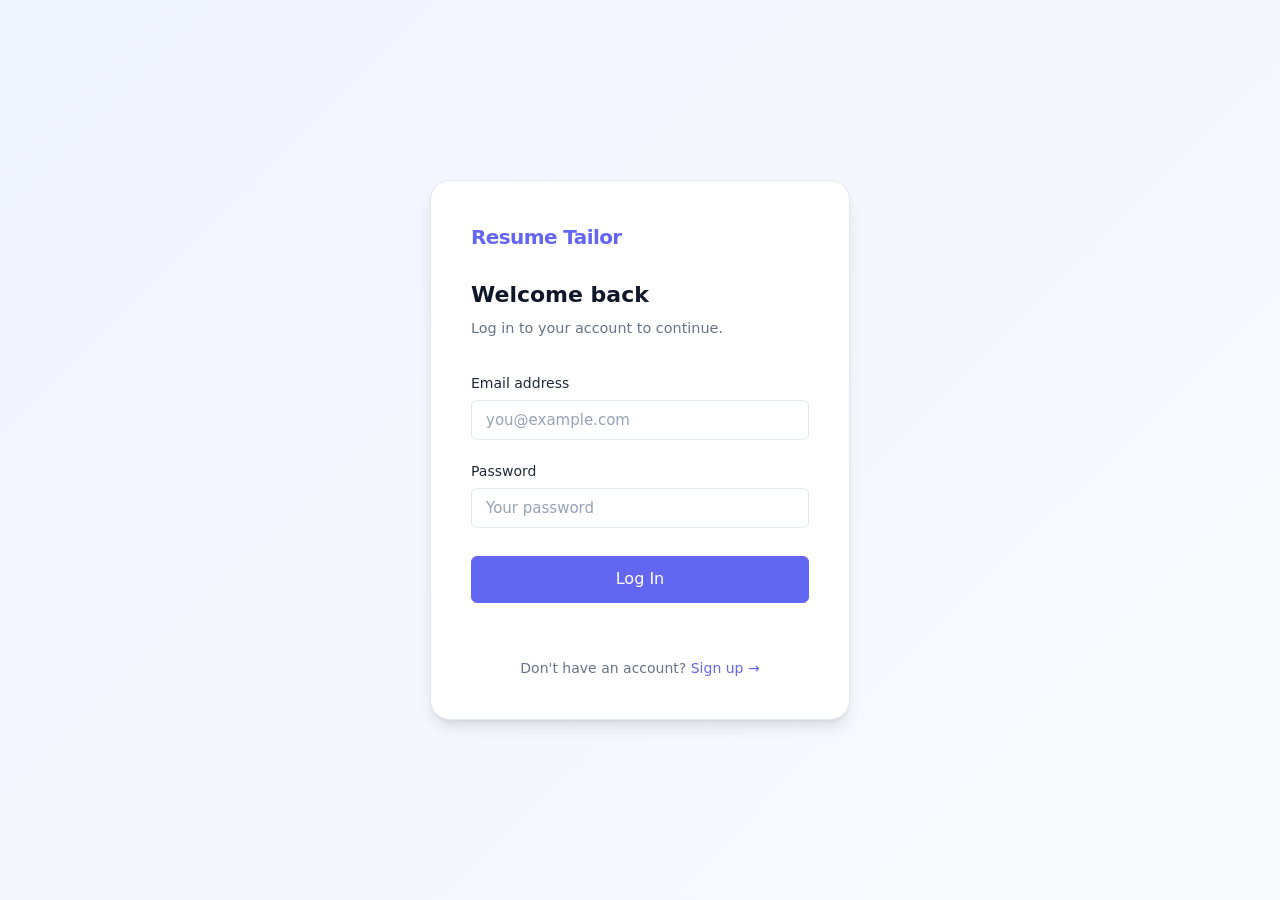
<file: frontend/tailor.html>
<!DOCTYPE html>
<html lang="en">
<head>
  <meta charset="UTF-8" />
  <meta name="viewport" content="width=device-width, initial-scale=1.0" />
  <title>Resume Tailor — Tailor Resume</title>
  <link rel="stylesheet" href="css/style.css" />
</head>
<body>

  <header class="topbar">
    <a href="dashboard.html" class="topbar-brand">Resume Tailor</a>
    <nav class="topbar-nav">
      <a href="dashboard.html" class="btn btn-ghost btn-sm">Dashboard</a>
      <a href="ats.html" class="btn btn-ghost btn-sm">ATS Analyzer</a>
      <a href="improve.html" class="btn btn-ghost btn-sm">Improve Resume</a>
      <a href="skill_gap.html" class="btn btn-ghost btn-sm">Skill Gap</a>
      <a href="tracker.html" class="btn btn-ghost btn-sm">Job Tracker</a>
      <a href="interview.html" class="btn btn-ghost btn-sm">Interview Prep</a>
      <button id="logout-btn" class="btn btn-ghost btn-sm">Log Out</button>
    </nav>
  </header>

  <main class="tailor-page">

    <!-- View mode bar — shown only when ?tailored_id= is in URL -->
    <div id="view-mode-bar" class="view-mode-bar" style="display:none">
      <a href="dashboard.html" class="btn btn-outline btn-sm">&larr; Back to History</a>
      <span id="view-mode-label" class="view-mode-label"></span>
    </div>

    <!-- ── Input card ────────────────────────────────────────────────────── -->
    <section id="tailor-input-section" class="tailor-input-card">
      <h1>Tailor Your Resume</h1>
      <p class="tailor-desc">Paste a job description and pick a resume. AI will align your bullets and summary to match the role — using only experience you already have, never inventing anything new.</p>

      <form id="tailor-form">
        <label for="resume-select">Select Resume</label>
        <select id="resume-select" required>
          <option value="">Loading resumes…</option>
        </select>

        <label for="jd-text" style="margin-top:1.25rem">Job Description <span class="required">*</span></label>
        <textarea id="jd-text" rows="12"
          placeholder="Paste the full job description here — title, responsibilities, requirements, preferred qualifications…"
          required></textarea>

        <div class="form-row">
          <button type="submit" id="tailor-btn" class="btn btn-primary">Tailor with AI</button>
          <span id="tailor-status" class="tailor-status"></span>
        </div>
      </form>
    </section>

    <!-- ── Results ───────────────────────────────────────────────────────── -->
    <section id="result-section" class="tailor-result" style="display:none">

      <div class="result-header">
        <h2>Tailoring Result</h2>
        <span id="match-badge" class="badge"></span>
      </div>

      <div id="alignment-note" class="alignment-box"></div>

      <div id="missing-skills-section" class="missing-box" style="display:none">
        <strong>Skills in the JD not found in your resume:</strong>
        <ul id="missing-skills-list" class="tag-list"></ul>
      </div>

      <!-- Before / After comparison -->
      <div class="comparison-grid">
        <div class="compare-panel">
          <div class="compare-label">Original Resume</div>
          <div id="original-content" class="compare-body"></div>
        </div>
        <div class="compare-panel compare-tailored">
          <div class="compare-label">
            Tailored Resume
            <span class="compare-hint">matched keywords highlighted</span>
          </div>
          <div id="tailored-content" class="compare-body"></div>
        </div>
      </div>

      <div class="result-actions">
        <button id="dl-resume-btn" class="btn btn-primary">&#8595; Download Resume PDF</button>
        <button id="copy-btn" class="btn btn-outline">Copy as JSON</button>
        <button id="new-tailor-btn" class="btn btn-ghost">Tailor Another</button>
      </div>

      <!-- ── Cover Letter ──────────────────────────────────────────────── -->
      <div class="section-divider"></div>

      <div class="cl-header-row">
        <div>
          <h2>Cover Letter</h2>
          <p class="cl-sub">AI-generated from your tailored resume and the job description.</p>
        </div>
        <button id="gen-cl-btn" class="btn btn-primary">Generate Cover Letter</button>
      </div>

      <div id="cl-section" style="display:none">
        <div id="cl-status-bar" class="cl-status-bar" style="display:none"></div>
        <textarea id="cl-textarea" class="cl-textarea" spellcheck="true"
          placeholder="Your cover letter will appear here…"></textarea>
        <div class="cl-actions">
          <button id="cl-save-btn" class="btn btn-primary btn-sm">Save Changes</button>
          <button id="cl-dl-btn" class="btn btn-primary btn-sm">&#8595; Download PDF</button>
          <button id="cl-regen-btn" class="btn btn-outline btn-sm">Regenerate</button>
          <button id="cl-copy-btn" class="btn btn-ghost btn-sm">Copy</button>
          <span id="cl-save-status" class="cl-save-status"></span>
        </div>
      </div>

      <div id="cl-loading" class="cl-loading" style="display:none">
        <span class="spinner"></span>
        Generating cover letter — typically 10–20 seconds…
      </div>

    </section>

  </main>

  <script src="js/tailor.js"></script>
</body>
</html>
</file>
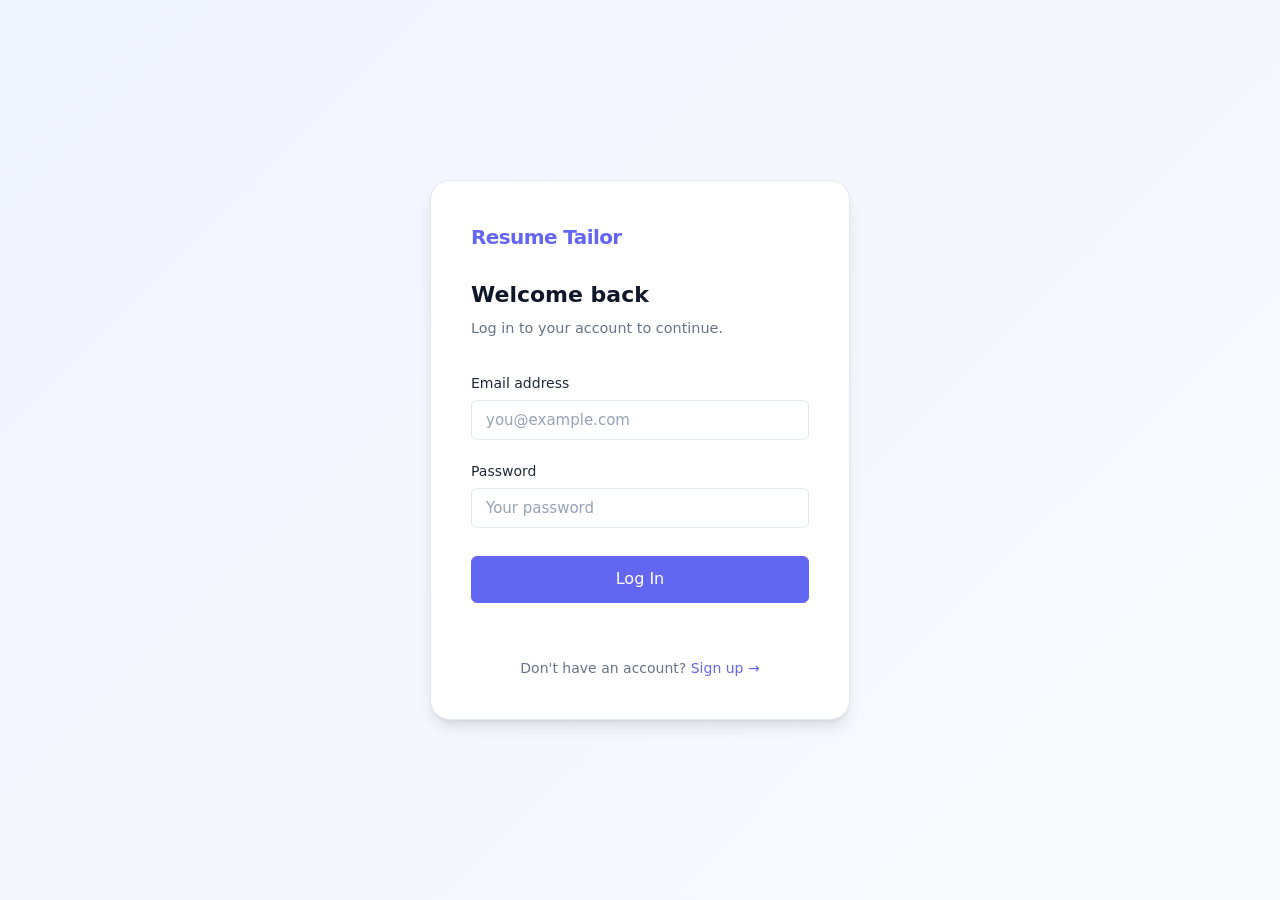
<file: frontend/tracker.html>
<!DOCTYPE html>
<html lang="en">
<head>
  <meta charset="UTF-8" />
  <meta name="viewport" content="width=device-width, initial-scale=1.0" />
  <title>Resume Tailor — Job Tracker</title>
  <link rel="stylesheet" href="css/style.css" />
</head>
<body>

  <header class="topbar">
    <a href="dashboard.html" class="topbar-brand">Resume Tailor</a>
    <nav class="topbar-nav">
      <a href="dashboard.html" class="btn btn-ghost btn-sm">Dashboard</a>
      <a href="tailor.html" class="btn btn-ghost btn-sm">Tailor Resume</a>
      <a href="ats.html" class="btn btn-ghost btn-sm">ATS Analyzer</a>
      <a href="improve.html" class="btn btn-ghost btn-sm">Improve Resume</a>
      <a href="skill_gap.html" class="btn btn-ghost btn-sm">Skill Gap</a>
      <a href="tracker.html" class="btn btn-primary btn-sm" aria-current="page">Job Tracker</a>
      <a href="interview.html" class="btn btn-ghost btn-sm">Interview Prep</a>
      <button id="logout-btn" class="btn btn-ghost btn-sm">Log Out</button>
    </nav>
  </header>

  <main class="page">

    <!-- ── Stats bar ──────────────────────────────────────────────────────── -->
    <div class="trk-stats-bar" id="stats-bar">
      <div class="trk-stat" id="stat-total">
        <div class="trk-stat-num" id="stat-total-num">—</div>
        <div class="trk-stat-label">Total</div>
      </div>
      <div class="trk-stat trk-stat-saved" id="stat-saved">
        <div class="trk-stat-num" id="stat-saved-num">—</div>
        <div class="trk-stat-label">Saved</div>
      </div>
      <div class="trk-stat trk-stat-active" id="stat-active">
        <div class="trk-stat-num" id="stat-active-num">—</div>
        <div class="trk-stat-label">Active</div>
      </div>
      <div class="trk-stat trk-stat-interview" id="stat-interview">
        <div class="trk-stat-num" id="stat-interview-num">—</div>
        <div class="trk-stat-label">Interviews</div>
      </div>
      <div class="trk-stat trk-stat-offer" id="stat-offer">
        <div class="trk-stat-num" id="stat-offer-num">—</div>
        <div class="trk-stat-label">Offers</div>
      </div>
      <div class="trk-stat trk-stat-rejected" id="stat-rejected">
        <div class="trk-stat-num" id="stat-rejected-num">—</div>
        <div class="trk-stat-label">Rejected</div>
      </div>
    </div>

    <!-- ── Controls ───────────────────────────────────────────────────────── -->
    <div class="card trk-controls">
      <div class="trk-controls-left">
        <input type="search" id="search-input" class="trk-search" placeholder="Search company or title…" />
        <select id="status-filter" class="trk-filter-select">
          <option value="">All statuses</option>
          <option value="saved">Saved</option>
          <option value="applied">Applied</option>
          <option value="assessment">Assessment</option>
          <option value="interview">Interview</option>
          <option value="offer">Offer</option>
          <option value="rejected">Rejected</option>
        </select>
      </div>
      <button id="add-btn" class="btn btn-primary btn-sm">+ Add Application</button>
    </div>

    <!-- ── Application list ───────────────────────────────────────────────── -->
    <div id="list-loading" class="history-loading">Loading applications…</div>

    <div id="list-empty" class="history-empty" style="display:none">
      No applications yet — click <strong>+ Add Application</strong> to get started.
    </div>

    <div id="app-list" class="trk-app-list" style="display:none"></div>

  </main>

  <!-- ── Add / Edit dialog ──────────────────────────────────────────────────── -->
  <dialog id="app-dialog" class="trk-dialog">
    <div class="trk-dialog-header">
      <h2 id="dialog-title" class="trk-dialog-title">Add Application</h2>
      <button id="dialog-close-btn" class="btn btn-ghost btn-sm" aria-label="Close">✕</button>
    </div>

    <form id="app-form" class="trk-form" novalidate>
      <div class="trk-form-grid">

        <div class="trk-form-field">
          <label for="f-company">Company <span class="required">*</span></label>
          <input id="f-company" type="text" placeholder="e.g. Google" maxlength="200" required />
        </div>

        <div class="trk-form-field">
          <label for="f-title">Job Title <span class="required">*</span></label>
          <input id="f-title" type="text" placeholder="e.g. Backend Engineer" maxlength="200" required />
        </div>

        <div class="trk-form-field">
          <label for="f-status">Status</label>
          <select id="f-status">
            <option value="saved">Saved</option>
            <option value="applied">Applied</option>
            <option value="assessment">Assessment</option>
            <option value="interview">Interview</option>
            <option value="offer">Offer</option>
            <option value="rejected">Rejected</option>
          </select>
        </div>

        <div class="trk-form-field">
          <label for="f-url">Job URL</label>
          <input id="f-url" type="url" placeholder="https://…" />
        </div>

        <div class="trk-form-field">
          <label for="f-app-date">Application Date</label>
          <input id="f-app-date" type="date" />
        </div>

        <div class="trk-form-field">
          <label for="f-deadline">Deadline</label>
          <input id="f-deadline" type="date" />
        </div>

        <div class="trk-form-field">
          <label for="f-interview-date">Interview Date</label>
          <input id="f-interview-date" type="date" />
        </div>

        <div class="trk-form-field">
          <label for="f-resume">Resume</label>
          <select id="f-resume">
            <option value="">None</option>
          </select>
        </div>

      </div>

      <div class="trk-form-field trk-form-full">
        <label for="f-jd">Job Description</label>
        <textarea id="f-jd" rows="4" placeholder="Paste the job description here (optional)…"></textarea>
      </div>

      <div class="trk-form-field trk-form-full">
        <label for="f-notes">Notes</label>
        <textarea id="f-notes" rows="3" placeholder="Referral source, next steps, contacts…"></textarea>
      </div>

      <div id="form-error" class="trk-form-error" style="display:none"></div>

      <div class="trk-form-actions">
        <button type="button" id="form-cancel-btn" class="btn btn-ghost">Cancel</button>
        <button type="submit" id="form-save-btn" class="btn btn-primary">Save Application</button>
      </div>
    </form>
  </dialog>

  <!-- ── Delete confirmation dialog ─────────────────────────────────────────── -->
  <dialog id="delete-dialog" class="confirm-dialog">
    <p class="confirm-msg">Delete this application? This cannot be undone.</p>
    <div class="confirm-actions">
      <button id="delete-cancel-btn" class="btn btn-ghost btn-sm">Cancel</button>
      <button id="delete-confirm-btn" class="btn btn-sm" style="background:var(--danger);color:#fff;border-color:var(--danger)">Delete</button>
    </div>
  </dialog>

  <script src="js/tracker.js"></script>
</body>
</html>
</file>
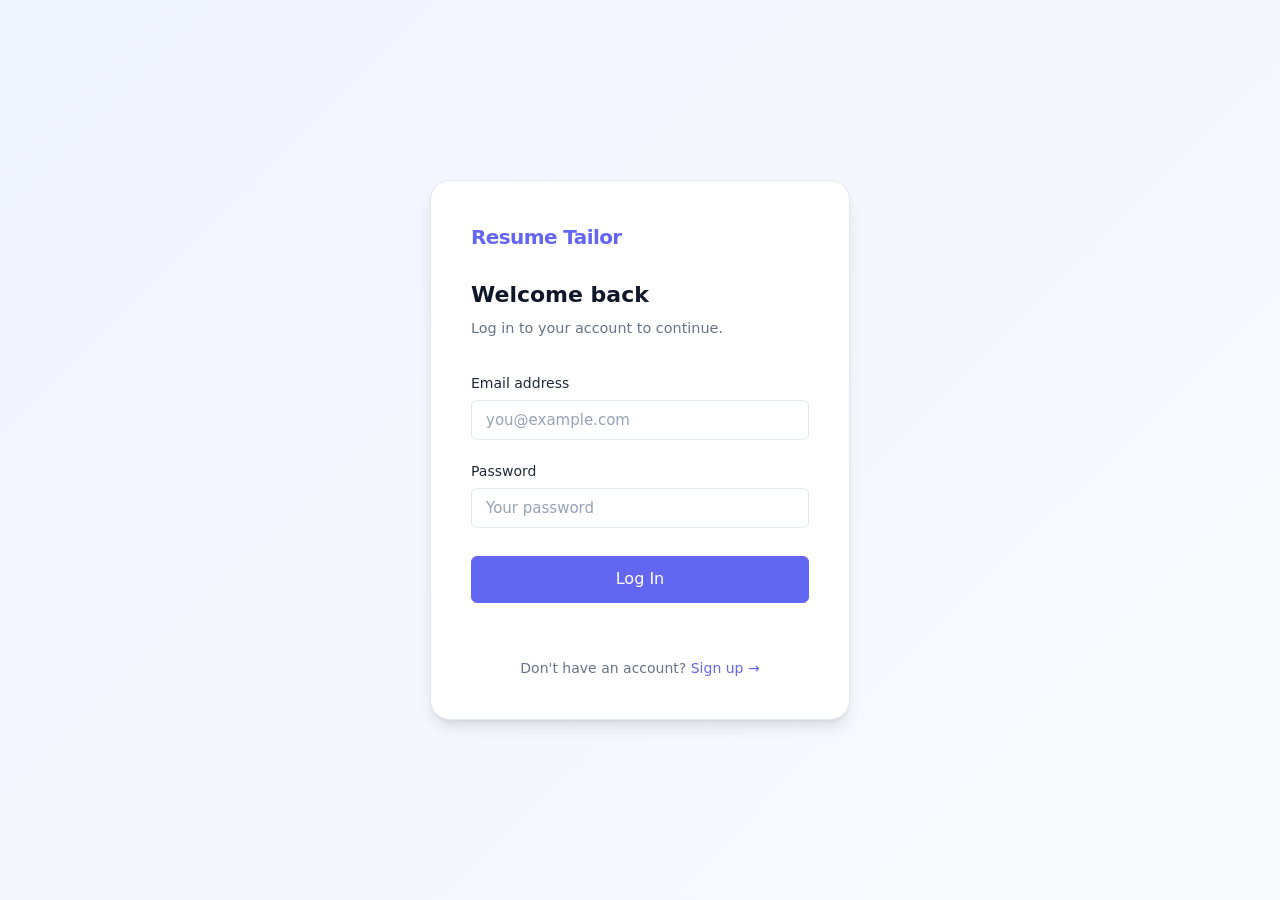
<file: frontend/upload.html>
<!DOCTYPE html>
<html lang="en">
<head>
  <meta charset="UTF-8" />
  <meta name="viewport" content="width=device-width, initial-scale=1.0" />
  <title>Resume Tailor – Upload Resume</title>
  <link rel="stylesheet" href="css/style.css" />
</head>
<body>
  <header class="topbar">
    <a href="dashboard.html" class="logo">Resume Tailor</a>
    <nav class="topbar-nav">
      <a href="upload.html" class="btn btn-primary btn-sm">Upload Resume</a>
      <a href="dashboard.html" class="btn btn-outline btn-sm">Dashboard</a>
      <button id="logout-btn" class="btn btn-outline btn-sm">Log Out</button>
    </nav>
  </header>

  <main class="upload-page">

    <!-- Upload card -->
    <section class="upload-card" id="upload-card">
      <h1>Upload Your Resume</h1>
      <p class="muted">PDF only · max 5 MB · text-based PDFs only (not scanned images)</p>

      <div class="drop-zone" id="drop-zone">
        <svg width="40" height="40" viewBox="0 0 24 24" fill="none" stroke="currentColor" stroke-width="1.5"><path d="M12 16V4m0 0-4 4m4-4 4 4"/><path d="M4 20h16"/></svg>
        <p>Drag &amp; drop a PDF here, or</p>
        <label class="btn btn-outline" for="file-input">Browse file</label>
        <input type="file" id="file-input" accept=".pdf" style="display:none" />
        <p id="file-name" class="file-name muted"></p>
      </div>

      <button id="upload-btn" class="btn btn-primary" disabled>Parse Resume</button>
      <div id="upload-status" aria-live="polite"></div>
    </section>

    <!-- Results: shown after a successful upload -->
    <section class="result-section" id="result-section" style="display:none">
      <div class="result-header">
        <h2 id="result-filename"></h2>
        <span class="badge badge-ok" id="parse-badge"></span>
      </div>

      <!-- Structured preview -->
      <div class="structured-grid">

        <div class="struct-panel" id="skills-panel">
          <h3>Skills</h3>
          <ul id="skills-list" class="tag-list"></ul>
        </div>

        <div class="struct-panel" id="experience-panel">
          <h3>Experience</h3>
          <div id="experience-list"></div>
        </div>

        <div class="struct-panel" id="education-panel">
          <h3>Education</h3>
          <div id="education-list"></div>
        </div>

        <div class="struct-panel" id="projects-panel">
          <h3>Projects</h3>
          <div id="projects-list"></div>
        </div>

      </div>

      <!-- Raw text toggle -->
      <details class="raw-details">
        <summary>Show raw extracted text</summary>
        <pre id="raw-text-output"></pre>
      </details>

      <div class="result-actions">
        <button id="upload-another-btn" class="btn btn-outline">Upload Another</button>
        <a href="dashboard.html" class="btn btn-primary">Go to Dashboard</a>
      </div>
    </section>

    <!-- Previous resumes -->
    <section class="prev-section">
      <h2>Your Resumes</h2>
      <div id="prev-list" class="prev-list">
        <p class="muted" id="prev-empty">No resumes uploaded yet.</p>
      </div>
    </section>

  </main>

  <script src="js/upload.js"></script>
</body>
</html>
</file>
<file: frontend/css/style.css>
/* ── Design tokens ──────────────────────────────────────────────────────────── */
:root {
  --primary: #6366f1;
  --primary-dark: #4f46e5;
  --primary-hover: #4338ca;
  --primary-50: #eef2ff;
  --primary-100: #e0e7ff;
  --primary-200: #c7d2fe;

  --success: #059669;
  --success-bg: #d1fae5;
  --success-text: #065f46;
  --warning: #d97706;
  --warning-bg: #fef3c7;
  --warning-text: #92400e;
  --danger: #dc2626;
  --danger-bg: #fee2e2;
  --danger-text: #991b1b;

  --bg: #f8fafc;
  --bg-2: #f1f5f9;
  --surface: #ffffff;
  --border: #e2e8f0;
  --border-dark: #cbd5e1;

  --text: #0f172a;
  --text-2: #1e293b;
  --muted: #64748b;
  --muted-2: #94a3b8;

  --shadow-sm: 0 1px 2px 0 rgb(0 0 0 / 0.05);
  --shadow: 0 1px 3px 0 rgb(0 0 0 / 0.1), 0 1px 2px -1px rgb(0 0 0 / 0.1);
  --shadow-md: 0 4px 6px -1px rgb(0 0 0 / 0.1), 0 2px 4px -2px rgb(0 0 0 / 0.1);
  --shadow-lg: 0 10px 15px -3px rgb(0 0 0 / 0.1), 0 4px 6px -4px rgb(0 0 0 / 0.1);

  --radius-sm: 6px;
  --radius: 10px;
  --radius-lg: 14px;
  --radius-xl: 20px;
  --radius-full: 9999px;
}

/* ── Base ───────────────────────────────────────────────────────────────────── */
*, *::before, *::after { box-sizing: border-box; margin: 0; padding: 0; }
html { font-size: 16px; -webkit-font-smoothing: antialiased; }
body { font-family: -apple-system, BlinkMacSystemFont, 'Segoe UI', Inter, system-ui, sans-serif; background: var(--bg); color: var(--text); line-height: 1.6; }
a { color: inherit; }
button { font-family: inherit; }

/* ── Buttons ────────────────────────────────────────────────────────────────── */
.btn {
  display: inline-flex; align-items: center; justify-content: center; gap: 0.4rem;
  padding: 0.625rem 1.25rem; border-radius: var(--radius-sm);
  font-size: 0.9375rem; font-weight: 500; cursor: pointer;
  border: 1.5px solid transparent; text-decoration: none;
  transition: background 0.15s, border-color 0.15s, color 0.15s, box-shadow 0.15s, transform 0.1s;
  white-space: nowrap; line-height: 1.4;
}
.btn:active { transform: translateY(1px); }
.btn:disabled { opacity: 0.55; cursor: not-allowed; transform: none; pointer-events: none; }

.btn-primary { background: var(--primary); color: #fff; border-color: var(--primary); }
.btn-primary:hover:not(:disabled) { background: var(--primary-dark); border-color: var(--primary-dark); box-shadow: 0 2px 8px rgba(99,102,241,0.35); }

.btn-outline { background: transparent; color: var(--primary); border-color: var(--primary); }
.btn-outline:hover:not(:disabled) { background: var(--primary-50); }

.btn-ghost { background: transparent; color: var(--muted); border-color: transparent; }
.btn-ghost:hover:not(:disabled) { background: var(--bg-2); color: var(--text); }

.btn-danger { background: transparent; color: var(--danger); border-color: var(--border); }
.btn-danger:hover:not(:disabled) { background: var(--danger-bg); border-color: var(--danger); }

.btn-sm { padding: 0.375rem 0.875rem; font-size: 0.8125rem; }
.btn-lg { padding: 0.75rem 1.75rem; font-size: 1rem; }

/* ── Inputs ─────────────────────────────────────────────────────────────────── */
input, select, textarea {
  width: 100%; padding: 0.625rem 0.875rem;
  border: 1.5px solid var(--border);
  border-radius: var(--radius-sm);
  font-size: 0.9375rem; color: var(--text);
  background: var(--surface); font-family: inherit;
  transition: border-color 0.15s, box-shadow 0.15s;
}
input:focus, select:focus, textarea:focus {
  outline: none;
  border-color: var(--primary);
  box-shadow: 0 0 0 3px var(--primary-100);
}
input::placeholder, textarea::placeholder { color: var(--muted-2); }
textarea { resize: vertical; }
label { display: block; font-size: 0.875rem; font-weight: 500; color: var(--text-2); margin-bottom: 0.35rem; }

/* ── Topbar ─────────────────────────────────────────────────────────────────── */
.topbar {
  background: var(--surface); border-bottom: 1px solid var(--border);
  padding: 0 1.5rem; height: 60px;
  display: flex; align-items: center; justify-content: space-between;
  position: sticky; top: 0; z-index: 100;
  box-shadow: var(--shadow-sm);
}
.topbar-brand { font-size: 1.125rem; font-weight: 800; color: var(--primary); letter-spacing: -0.02em; text-decoration: none; }
.topbar-nav { display: flex; align-items: center; gap: 0.5rem; }

/* ── Landing page ───────────────────────────────────────────────────────────── */
.landing-topbar { background: var(--surface); border-bottom: 1px solid var(--border); padding: 0 2rem; height: 60px; display: flex; align-items: center; box-shadow: var(--shadow-sm); }
.landing-brand { font-size: 1.125rem; font-weight: 800; color: var(--primary); letter-spacing: -0.02em; }

.hero {
  background: linear-gradient(135deg, #eef2ff 0%, #f8fafc 50%, #fdf4ff 100%);
  padding: 6rem 1.5rem 5rem;
  text-align: center;
}
.hero h1 {
  font-size: clamp(2rem, 5vw, 3.25rem); font-weight: 800;
  letter-spacing: -0.03em; color: var(--text);
  margin-bottom: 1.25rem; line-height: 1.15;
}
.hero h1 span { color: var(--primary); }
.hero p {
  font-size: 1.125rem; color: var(--muted); max-width: 560px;
  margin: 0 auto 2.5rem; line-height: 1.7;
}
.hero-btns { display: flex; gap: 1rem; justify-content: center; flex-wrap: wrap; }

.features { padding: 4rem 1.5rem 5rem; max-width: 960px; margin: 0 auto; }
.features > h2 { text-align: center; font-size: 1.5rem; font-weight: 700; letter-spacing: -0.02em; margin-bottom: 0.5rem; }
.features > p { text-align: center; color: var(--muted); margin-bottom: 2.5rem; }
.features-grid { display: grid; grid-template-columns: repeat(auto-fit, minmax(240px, 1fr)); gap: 1.5rem; }
.feature-card { background: var(--surface); border: 1px solid var(--border); border-radius: var(--radius-lg); padding: 1.75rem; box-shadow: var(--shadow); transition: box-shadow 0.2s, transform 0.2s; }
.feature-card:hover { box-shadow: var(--shadow-md); transform: translateY(-2px); }
.feature-icon { font-size: 1.75rem; margin-bottom: 1rem; }
.feature-title { font-weight: 600; font-size: 1rem; margin-bottom: 0.4rem; color: var(--text); }
.feature-desc { font-size: 0.875rem; color: var(--muted); line-height: 1.6; }

.landing-footer { text-align: center; padding: 2rem; font-size: 0.875rem; color: var(--muted-2); border-top: 1px solid var(--border); }

/* ── Auth pages ─────────────────────────────────────────────────────────────── */
.auth-page { min-height: 100vh; display: flex; align-items: center; justify-content: center; padding: 1.5rem; background: linear-gradient(135deg, #f0f4ff 0%, var(--bg) 100%); }
.auth-card { background: var(--surface); border: 1px solid var(--border); border-radius: var(--radius-xl); padding: 2.5rem; width: 100%; max-width: 420px; box-shadow: var(--shadow-lg); }
.auth-brand { font-size: 1.25rem; font-weight: 800; color: var(--primary); letter-spacing: -0.03em; margin-bottom: 1.5rem; display: block; }
.auth-card h2 { font-size: 1.375rem; font-weight: 700; margin-bottom: 0.3rem; }
.auth-sub { color: var(--muted); font-size: 0.9rem; margin-bottom: 2rem; }
.auth-card label { margin-top: 1.25rem; }
.auth-card label:first-of-type { margin-top: 0; }
.auth-card .btn { width: 100%; margin-top: 1.75rem; padding: 0.7rem; font-size: 1rem; }
.auth-footer { text-align: center; margin-top: 1.5rem; font-size: 0.875rem; color: var(--muted); }
.auth-footer a { color: var(--primary); text-decoration: none; font-weight: 500; }
.auth-footer a:hover { text-decoration: underline; }
.error-msg { color: var(--danger); font-size: 0.85rem; margin-top: 0.75rem; min-height: 1.3em; }
.required { color: var(--danger); }

/* ── Page layout ────────────────────────────────────────────────────────────── */
.page { max-width: 960px; margin: 2rem auto; padding: 0 1.5rem; display: flex; flex-direction: column; gap: 1.75rem; }

/* ── Card ───────────────────────────────────────────────────────────────────── */
.card { background: var(--surface); border: 1px solid var(--border); border-radius: var(--radius-lg); padding: 1.75rem; box-shadow: var(--shadow); }
.card-title { font-size: 1rem; font-weight: 600; color: var(--text); margin-bottom: 1.25rem; }

/* ── Badges ─────────────────────────────────────────────────────────────────── */
.badge { display: inline-flex; align-items: center; font-size: 0.75rem; font-weight: 600; padding: 0.2rem 0.65rem; border-radius: var(--radius-full); }
.badge-ok   { background: var(--success-bg); color: var(--success-text); }
.badge-warn { background: var(--warning-bg); color: var(--warning-text); }
.badge-low  { background: var(--danger-bg); color: var(--danger-text); }
.badge-cl   { background: #dbeafe; color: #1d4ed8; }
.badge-seniority { background: var(--bg-2); color: var(--muted); border: 1px solid var(--border); font-weight: 500; text-transform: capitalize; }

/* ── Upload zone ────────────────────────────────────────────────────────────── */
.upload-zone { border: 2px dashed var(--border); border-radius: var(--radius); padding: 1.5rem; display: flex; align-items: center; gap: 1rem; flex-wrap: wrap; }
.upload-zone-label { font-size: 0.875rem; font-weight: 500; color: var(--muted); padding: 0.4rem 1rem; border: 1.5px solid var(--border); border-radius: var(--radius-sm); cursor: pointer; background: var(--bg-2); white-space: nowrap; transition: border-color 0.15s, background 0.15s; }
.upload-zone-label:hover { border-color: var(--primary); background: var(--primary-50); color: var(--primary); }
#resume-file { display: none; }
.upload-status { font-size: 0.8rem; }
.upload-status.ok    { color: var(--success-text); }
.upload-status.error { color: var(--danger); }

/* ── Resume chips ───────────────────────────────────────────────────────────── */
.resume-chips { list-style: none; display: flex; flex-wrap: wrap; gap: 0.4rem; margin-top: 1rem; }
.chip { background: var(--primary-100); color: var(--primary-dark); font-size: 0.8rem; font-weight: 500; padding: 0.25rem 0.75rem; border-radius: var(--radius-full); }
.chip-empty { background: none; color: var(--muted-2); font-size: 0.85rem; padding: 0.25rem 0; }

/* ── History ────────────────────────────────────────────────────────────────── */
.section-header { display: flex; align-items: center; gap: 0.75rem; margin-bottom: 1rem; }
.section-header h2 { font-size: 1.125rem; font-weight: 700; }
.history-count-badge { background: var(--bg-2); color: var(--muted); font-size: 0.75rem; font-weight: 600; padding: 0.15rem 0.6rem; border-radius: var(--radius-full); border: 1px solid var(--border); }
.history-empty { color: var(--muted); font-size: 0.9rem; padding: 1.5rem; text-align: center; background: var(--bg-2); border-radius: var(--radius); border: 1px dashed var(--border); }
.history-empty a { color: var(--primary); text-decoration: none; font-weight: 500; }
.history-empty a:hover { text-decoration: underline; }
.history-loading { color: var(--muted); font-size: 0.9rem; }
.history-list { list-style: none; display: flex; flex-direction: column; gap: 0.75rem; }

/* history card */
.hist-card { background: var(--surface); border: 1px solid var(--border); border-radius: var(--radius-lg); padding: 1.1rem 1.25rem; display: flex; align-items: center; gap: 1.25rem; flex-wrap: wrap; transition: border-color 0.15s, box-shadow 0.15s; }
.hist-card:hover { border-color: var(--primary-200); box-shadow: var(--shadow-md); }
.hist-card-main { flex: 1; display: flex; flex-direction: column; gap: 0.3rem; min-width: 0; }
.hist-role-row { display: flex; align-items: center; gap: 0.5rem; flex-wrap: wrap; }
.hist-role { font-size: 0.95rem; font-weight: 600; color: var(--text); }
.hist-unknown { color: var(--muted); font-weight: 400; }
.hist-meta { font-size: 0.8rem; color: var(--muted); display: flex; align-items: center; gap: 0.4rem; }
.hist-dot { opacity: 0.35; }
.hist-note { font-size: 0.8rem; color: var(--muted); line-height: 1.45; max-width: 600px; display: -webkit-box; -webkit-line-clamp: 2; -webkit-box-orient: vertical; overflow: hidden; }
.hist-card-actions { display: flex; gap: 0.4rem; flex-shrink: 0; flex-wrap: wrap; }

/* history card inline action buttons (rendered by dashboard.js renderHistoryItem) */
.btn-delete { background: transparent; border: 1px solid var(--border); color: var(--muted); font-size: 0.8rem; padding: 0.3rem 0.75rem; border-radius: var(--radius-sm); cursor: pointer; font-family: inherit; transition: border-color 0.15s, color 0.15s, background 0.15s; }
.btn-delete:hover { border-color: var(--danger); color: var(--danger); background: var(--danger-bg); }
.btn-dl-resume, .btn-dl-cl { background: transparent; border: 1.5px solid var(--primary); color: var(--primary); font-size: 0.8rem; padding: 0.3rem 0.75rem; border-radius: var(--radius-sm); cursor: pointer; font-family: inherit; white-space: nowrap; transition: background 0.15s, color 0.15s; }
.btn-dl-resume:hover, .btn-dl-cl:hover { background: var(--primary); color: #fff; }
.btn-dl-resume:disabled, .btn-dl-cl:disabled { opacity: 0.5; cursor: wait; }

/* ── Tailor page ────────────────────────────────────────────────────────────── */
.tailor-page { max-width: 1080px; margin: 2rem auto; padding: 0 1.5rem; display: flex; flex-direction: column; gap: 2rem; }

.view-mode-bar { display: flex; align-items: center; gap: 1rem; padding: 0.65rem 1rem; background: var(--primary-50); border: 1px solid var(--primary-100); border-radius: var(--radius); }
.view-mode-label { font-size: 0.875rem; color: var(--muted); }

.tailor-input-card { background: var(--surface); border: 1px solid var(--border); border-radius: var(--radius-lg); padding: 2rem; box-shadow: var(--shadow); }
.tailor-input-card h1 { font-size: 1.5rem; font-weight: 700; letter-spacing: -0.02em; margin-bottom: 0.375rem; }
.tailor-desc { color: var(--muted); font-size: 0.9rem; margin-bottom: 1.75rem; line-height: 1.6; max-width: 640px; }
.tailor-input-card label { margin-top: 1.25rem; }
.tailor-input-card label:first-of-type { margin-top: 0; }
.form-row { display: flex; align-items: center; gap: 1rem; margin-top: 1.5rem; flex-wrap: wrap; }
.tailor-status { font-size: 0.875rem; }
.tailor-status.info  { color: var(--muted); }
.tailor-status.error { color: var(--danger); }

/* results */
.tailor-result { background: var(--surface); border: 1px solid var(--border); border-radius: var(--radius-lg); padding: 2rem; box-shadow: var(--shadow); }
.result-header { display: flex; align-items: center; gap: 0.75rem; margin-bottom: 0.75rem; flex-wrap: wrap; }
.result-header h2 { font-size: 1.125rem; font-weight: 700; }

.alignment-box { background: #f0f9ff; border: 1px solid #bae6fd; border-radius: var(--radius); padding: 0.875rem 1rem; margin: 1rem 0 1.5rem; font-size: 0.9rem; color: #0c4a6e; line-height: 1.6; }
.missing-box { background: var(--warning-bg); border: 1px solid #fcd34d; border-radius: var(--radius); padding: 0.875rem 1rem; margin-bottom: 1.5rem; }
.missing-box strong { font-size: 0.875rem; color: var(--warning-text); display: block; margin-bottom: 0.5rem; }
.tag-list { list-style: none; display: flex; flex-wrap: wrap; gap: 0.4rem; }
.tag-missing { background: var(--danger-bg); color: var(--danger-text); font-size: 0.8rem; padding: 0.2rem 0.6rem; border-radius: var(--radius-full); }
.tag-match { background: var(--success-bg); color: var(--success-text); font-size: 0.8rem; padding: 0.2rem 0.6rem; border-radius: var(--radius-full); font-weight: 600; }
.tag { background: var(--primary-100); color: var(--primary-dark); font-size: 0.8rem; padding: 0.2rem 0.6rem; border-radius: var(--radius-full); }

/* comparison */
.comparison-grid { display: grid; grid-template-columns: 1fr 1fr; gap: 1.5rem; margin-top: 0.5rem; }
.compare-panel { border: 1px solid var(--border); border-radius: var(--radius-lg); padding: 1.25rem; min-width: 0; background: var(--bg); }
.compare-panel.compare-tailored { border-color: var(--primary-200); background: linear-gradient(to bottom, #fafbff, var(--surface)); }
.compare-label { font-size: 0.8rem; font-weight: 600; text-transform: uppercase; letter-spacing: 0.06em; color: var(--muted); margin-bottom: 1rem; display: flex; align-items: center; gap: 0.5rem; flex-wrap: wrap; }
.compare-hint { font-size: 0.72rem; text-transform: none; letter-spacing: 0; color: var(--primary); background: var(--primary-50); padding: 0.15rem 0.5rem; border-radius: var(--radius-full); font-weight: 500; }
.compare-body { font-size: 0.875rem; }

/* resume sections inside compare panels */
.resume-summary { background: var(--surface); border-left: 3px solid var(--primary); padding: 0.6rem 0.85rem; margin-bottom: 1rem; border-radius: 0 var(--radius-sm) var(--radius-sm) 0; font-style: italic; font-size: 0.875rem; line-height: 1.6; color: var(--text-2); }
.resume-section { margin-bottom: 1.25rem; }
.resume-section h4 { font-size: 0.72rem; font-weight: 700; text-transform: uppercase; letter-spacing: 0.07em; color: var(--muted); margin-bottom: 0.6rem; }
.resume-section .entry { margin-bottom: 0.8rem; }
.resume-section .entry:last-child { margin-bottom: 0; }
.entry-header { display: flex; justify-content: space-between; align-items: flex-start; flex-wrap: wrap; gap: 0.25rem; margin-bottom: 0.25rem; }
.entry-header strong { font-size: 0.875rem; font-weight: 600; }
.entry-header span { font-size: 0.8rem; color: var(--muted); }
.resume-section ul { margin: 0.3rem 0 0 1.1rem; }
.resume-section li { font-size: 0.825rem; margin-bottom: 0.2rem; line-height: 1.5; }
.resume-section p { font-size: 0.825rem; color: var(--muted); margin-top: 0.2rem; }
mark { background: #fde68a; border-radius: 3px; padding: 0 2px; }
.muted-text { color: var(--muted-2); font-size: 0.85rem; font-style: italic; }

.result-actions { display: flex; gap: 0.75rem; margin-top: 1.75rem; flex-wrap: wrap; }

/* divider */
.section-divider { height: 1px; background: var(--border); margin: 2rem 0; }

/* ── Cover letter ────────────────────────────────────────────────────────────── */
.cl-header-row { display: flex; align-items: flex-start; justify-content: space-between; gap: 1rem; flex-wrap: wrap; margin-bottom: 1.25rem; }
.cl-header-row h2 { font-size: 1.125rem; font-weight: 700; margin-bottom: 0.2rem; }
.cl-sub { font-size: 0.85rem; color: var(--muted); margin: 0; }

.cl-loading { display: flex; align-items: center; gap: 0.6rem; color: var(--muted); font-size: 0.875rem; padding: 0.5rem 0; }

.cl-status-bar { font-size: 0.85rem; padding: 0.5rem 0.875rem; border-radius: var(--radius-sm); margin-bottom: 0.75rem; }
.cl-status-error { background: var(--danger-bg); color: var(--danger-text); }
.cl-status-info  { background: #eff6ff; color: #1d4ed8; }

.cl-textarea { width: 100%; min-height: 320px; padding: 1rem 1.1rem; border: 1.5px solid var(--border); border-radius: var(--radius); font-family: Georgia, 'Times New Roman', serif; font-size: 0.9375rem; line-height: 1.75; resize: vertical; color: var(--text); background: #fdfcfb; }
.cl-textarea:focus { outline: none; border-color: var(--primary); box-shadow: 0 0 0 3px var(--primary-100); background: var(--surface); }

.cl-actions { display: flex; align-items: center; gap: 0.6rem; margin-top: 0.875rem; flex-wrap: wrap; }
.cl-save-status { font-size: 0.8rem; }
.cl-save-status.ok    { color: var(--success-text); }
.cl-save-status.error { color: var(--danger); }

/* ── Spinner ─────────────────────────────────────────────────────────────────── */
.spinner { width: 18px; height: 18px; border: 2px solid var(--border); border-top-color: var(--primary); border-radius: 50%; animation: spin 0.7s linear infinite; flex-shrink: 0; }
@keyframes spin { to { transform: rotate(360deg); } }

/* ── Confirm dialog ──────────────────────────────────────────────────────────── */
.confirm-dialog { border: 1px solid var(--border); border-radius: var(--radius-lg); padding: 1.75rem; max-width: 380px; box-shadow: 0 20px 40px rgba(0,0,0,0.15); }
.confirm-dialog::backdrop { background: rgba(15,23,42,0.4); backdrop-filter: blur(2px); }
.confirm-msg { font-size: 0.9625rem; font-weight: 500; margin-bottom: 1.5rem; line-height: 1.5; }
.confirm-actions { display: flex; gap: 0.6rem; justify-content: flex-end; }

/* ── Responsive ──────────────────────────────────────────────────────────────── */
@media (max-width: 768px) {
  .comparison-grid { grid-template-columns: 1fr; }
  .hist-card { flex-direction: column; align-items: flex-start; }
  .hist-card-actions { width: 100%; }
  .hero { padding: 3.5rem 1.25rem 3rem; }
  .features { padding: 2.5rem 1.25rem; }
  .tailor-input-card { padding: 1.25rem; }
  .tailor-result { padding: 1.25rem; }
  .card { padding: 1.25rem; }
  .auth-card { padding: 1.75rem; }
  .page { padding: 0 1rem; }
  .topbar { padding: 0 1rem; }
}
@media (max-width: 480px) {
  .hero h1 { font-size: 1.875rem; }
  .hero-btns { flex-direction: column; align-items: center; }
  .form-row { flex-direction: column; align-items: flex-start; }
  .result-actions { flex-direction: column; }
}

/* ── ATS Analyzer page ───────────────────────────────────────────────────────── */

/* Input form layout */
.ats-title { font-size: 1.5rem; font-weight: 700; letter-spacing: -0.02em; margin-bottom: 0.375rem; }
.ats-desc { color: var(--muted); font-size: 0.9rem; line-height: 1.6; margin-bottom: 1.75rem; max-width: 640px; }
.ats-form-grid { display: grid; grid-template-columns: 1fr 2fr; gap: 1.75rem; align-items: start; }
.quick-upload-row { display: flex; align-items: center; gap: 0.6rem; margin-top: 0.75rem; flex-wrap: wrap; }
.quick-upload-or { font-size: 0.8rem; color: var(--muted-2); }
.quick-upload-label { cursor: pointer; }
#resume-file-input { display: none; }
.quick-upload-status { font-size: 0.8rem; }
.quick-upload-status.ok { color: var(--success-text); }
.quick-upload-status.error { color: var(--danger); }
.ats-action-row { display: flex; align-items: center; gap: 1rem; margin-top: 1.5rem; flex-wrap: wrap; }
.analyze-status { font-size: 0.875rem; }
.analyze-status.info { color: var(--muted); }
.analyze-status.error { color: var(--danger); }

/* Score hero */
.score-hero { display: flex; flex-direction: column; gap: 1.75rem; }
.score-hero-top { display: flex; align-items: center; gap: 2rem; flex-wrap: wrap; }
.score-ring-wrap { position: relative; width: 140px; height: 140px; flex-shrink: 0; }
.score-ring { width: 140px; height: 140px; display: block; }
.score-ring-track { fill: none; stroke: var(--bg-2); stroke-width: 10; }
.score-ring-fill { fill: none; stroke: var(--primary); stroke-width: 10; stroke-linecap: round; transform-origin: 60px 60px; transform: rotate(-90deg); transition: stroke-dashoffset 1.1s cubic-bezier(0.22,1,0.36,1), stroke 0.3s; }
.score-ring-inner { position: absolute; inset: 0; display: flex; flex-direction: column; align-items: center; justify-content: center; gap: 0; }
.score-number { font-size: 2.25rem; font-weight: 800; letter-spacing: -0.04em; line-height: 1; color: var(--text); }
.score-pct { font-size: 1rem; font-weight: 700; color: var(--muted); margin-top: -2px; }
.score-grade { font-size: 0.72rem; font-weight: 600; text-transform: uppercase; letter-spacing: 0.05em; margin-top: 2px; }
.score-summary { flex: 1; min-width: 200px; }
.score-heading { font-size: 1.25rem; font-weight: 700; letter-spacing: -0.02em; margin-bottom: 0.3rem; }
.score-subtext { font-size: 0.9rem; color: var(--muted); line-height: 1.55; margin-bottom: 0.75rem; }
.jd-role-badge { display: inline-flex; align-items: center; background: var(--primary-100); color: var(--primary-dark); font-size: 0.8rem; font-weight: 600; padding: 0.25rem 0.75rem; border-radius: var(--radius-full); }

/* Component score bars */
.component-scores { display: grid; grid-template-columns: 1fr 1fr; gap: 1rem; padding-top: 1.5rem; border-top: 1px solid var(--border); }
.comp-score-row { display: flex; flex-direction: column; gap: 0.35rem; }
.comp-score-header { display: flex; justify-content: space-between; align-items: baseline; }
.comp-score-label { font-size: 0.8125rem; font-weight: 600; color: var(--text-2); }
.comp-score-weight { font-size: 0.72rem; font-weight: 400; color: var(--muted-2); margin-left: 0.25rem; }
.comp-score-val { font-size: 0.875rem; font-weight: 700; color: var(--text); }
.score-bar-track { height: 6px; background: var(--bg-2); border-radius: var(--radius-full); overflow: hidden; }
.score-bar-fill { height: 100%; background: var(--primary); border-radius: var(--radius-full); transition: width 1s cubic-bezier(0.22,1,0.36,1); }
.score-bar-fill.bar-success { background: var(--success); }
.score-bar-fill.bar-warning { background: var(--warning); }
.score-bar-fill.bar-danger  { background: var(--danger); }

/* Skills grid */
.skills-grid { display: grid; grid-template-columns: repeat(3, 1fr); gap: 1.25rem; }
.skills-col { padding: 1.25rem; display: flex; flex-direction: column; gap: 0.75rem; }
.skills-col-header { display: flex; align-items: center; gap: 0.5rem; padding-bottom: 0.75rem; border-bottom: 1px solid var(--border); }
.skills-col-icon { width: 22px; height: 22px; border-radius: 50%; display: inline-flex; align-items: center; justify-content: center; font-size: 0.75rem; font-weight: 700; flex-shrink: 0; }
.skills-header-matched .skills-col-icon { background: var(--success-bg); color: var(--success-text); }
.skills-header-partial  .skills-col-icon { background: var(--warning-bg); color: var(--warning-text); }
.skills-header-missing  .skills-col-icon { background: var(--danger-bg); color: var(--danger-text); }
.skills-col-title { font-size: 0.875rem; font-weight: 700; flex: 1; }
.skills-col-count { font-size: 0.72rem; font-weight: 600; background: var(--bg-2); color: var(--muted); padding: 0.15rem 0.5rem; border-radius: var(--radius-full); border: 1px solid var(--border); }
.skill-entries { list-style: none; display: flex; flex-direction: column; gap: 0.5rem; }
.skill-entry { display: flex; flex-direction: column; gap: 0.15rem; font-size: 0.8125rem; }
.skill-entry-name { font-weight: 600; color: var(--text); }
.skill-entry-row { display: flex; align-items: center; gap: 0.4rem; flex-wrap: wrap; }
.skill-match-badge { font-size: 0.7rem; font-weight: 600; padding: 0.1rem 0.45rem; border-radius: var(--radius-full); }
.skill-type-exact    { background: var(--success-bg); color: var(--success-text); }
.skill-type-semantic { background: #d1fae5; color: #065f46; }
.skill-type-partial  { background: var(--warning-bg); color: var(--warning-text); }
.skill-entry-source { font-size: 0.7rem; color: var(--muted-2); }
.skill-entry-missing .skill-entry-name { color: var(--muted); }
.skill-missing-note { font-size: 0.7rem; color: var(--muted-2); font-style: italic; }
.skills-empty { font-size: 0.8rem; color: var(--muted); font-style: italic; }

/* Recommendations */
.rec-list { list-style: none; display: flex; flex-direction: column; gap: 0.875rem; }
.rec-item { display: flex; gap: 0.875rem; align-items: flex-start; padding: 0.875rem; background: var(--bg); border: 1px solid var(--border); border-radius: var(--radius); transition: border-color 0.15s; }
.rec-item:hover { border-color: var(--primary-200); }
.rec-num { width: 24px; height: 24px; border-radius: 50%; background: var(--primary-100); color: var(--primary-dark); font-size: 0.75rem; font-weight: 700; display: flex; align-items: center; justify-content: center; flex-shrink: 0; margin-top: 1px; }
.rec-text { font-size: 0.875rem; color: var(--text-2); line-height: 1.6; }

/* Disclaimer */
.ats-disclaimer { display: flex; gap: 0.6rem; align-items: flex-start; background: #eff6ff; border: 1px solid #bfdbfe; border-radius: var(--radius); padding: 0.875rem 1rem; font-size: 0.8125rem; color: #1e40af; line-height: 1.55; }
.ats-disclaimer-icon { flex-shrink: 0; font-size: 1rem; margin-top: 1px; }

/* Result actions */
.ats-result-actions { display: flex; gap: 0.75rem; align-items: center; flex-wrap: wrap; }

/* ── Responsive (ATS) ─────────────────────────────────────────────────────────── */
@media (max-width: 900px) {
  .skills-grid { grid-template-columns: 1fr 1fr; }
  .ats-form-grid { grid-template-columns: 1fr; }
}
@media (max-width: 640px) {
  .skills-grid { grid-template-columns: 1fr; }
  .component-scores { grid-template-columns: 1fr; }
  .score-hero-top { flex-direction: column; align-items: center; text-align: center; }
  .ats-result-actions { flex-direction: column; align-items: flex-start; }
}

/* ── Phase 4: Improve Resume Editor ─────────────────────────────────────────── */

/* Role analysis callout */
.improve-callout { background: var(--primary-50); border: 1px solid var(--primary-200); }
.improve-callout-label { font-size: 0.72rem; font-weight: 700; text-transform: uppercase; letter-spacing: 0.06em; color: var(--primary-dark); margin-bottom: 0.35rem; }
.improve-callout-text { font-size: 0.9rem; color: var(--text-2); line-height: 1.6; }

/* Progress card */
.improve-progress-card { display: flex; flex-direction: column; gap: 0.875rem; }
.improve-progress-header { display: flex; justify-content: space-between; align-items: center; gap: 1rem; flex-wrap: wrap; }
.improve-progress-label { font-size: 0.9rem; font-weight: 600; color: var(--text-2); }
.improve-progress-track { height: 8px; background: var(--bg-2); border-radius: var(--radius-full); overflow: hidden; }
.improve-progress-fill { height: 100%; background: var(--primary); border-radius: var(--radius-full); transition: width 0.5s ease; }
.apply-status { font-size: 0.875rem; display: flex; align-items: center; flex-wrap: wrap; gap: 0.5rem; }

/* Section title inside card */
.improve-section-title { font-size: 1rem; font-weight: 700; color: var(--text); margin-bottom: 1rem; padding-bottom: 0.75rem; border-bottom: 1px solid var(--border); }
.improve-dates { font-size: 0.8125rem; font-weight: 400; color: var(--muted); margin-left: 0.25rem; }

/* Suggestion card */
.suggestion-card { padding: 1rem; border: 1.5px solid var(--border); border-radius: var(--radius); margin-bottom: 0.875rem; transition: border-color 0.2s, background 0.2s; background: var(--surface); }
.suggestion-card:last-child { margin-bottom: 0; }
.suggestion-accepted { border-color: var(--success); background: #f0fdf4; }
.suggestion-rejected { border-color: var(--border-dark); background: var(--bg-2); opacity: 0.75; }

/* Two-column panels */
.suggestion-panels { display: grid; grid-template-columns: 1fr 1fr; gap: 0.875rem; margin-bottom: 0.875rem; }
.panel-orig, .panel-sugg { padding: 0.75rem; border-radius: var(--radius-sm); border: 1px solid var(--border); font-size: 0.875rem; line-height: 1.65; }
.panel-orig { background: var(--bg-2); }
.panel-sugg { background: var(--surface); }
.panel-label { font-size: 0.72rem; font-weight: 700; text-transform: uppercase; letter-spacing: 0.05em; color: var(--muted); margin-bottom: 0.4rem; display: flex; align-items: center; gap: 0.4rem; }
.panel-text { color: var(--text-2); }

/* Word diff highlights */
.diff-add { background: var(--success-bg); color: var(--success-text); border-radius: 2px; padding: 0 2px; }
.diff-del { text-decoration: line-through; color: var(--danger); opacity: 0.7; }

/* Suggestion reason */
.suggestion-reason { font-size: 0.8125rem; color: var(--muted); line-height: 1.55; margin-bottom: 0.75rem; padding: 0.5rem 0.75rem; background: var(--bg); border-radius: var(--radius-sm); border-left: 3px solid var(--primary-200); }

/* Action buttons */
.suggestion-actions { display: flex; gap: 0.5rem; align-items: center; flex-wrap: wrap; }
.btn-accept { background: transparent; color: var(--success); border: 1.5px solid var(--success); }
.btn-accept:hover:not(:disabled) { background: var(--success-bg); }
.btn-accept.active { background: var(--success); color: #fff; border-color: var(--success); }
.btn-reject { background: transparent; color: var(--danger); border: 1.5px solid var(--border-dark); }
.btn-reject:hover:not(:disabled) { background: var(--danger-bg); border-color: var(--danger); color: var(--danger); }
.btn-reject.active { background: var(--danger); color: #fff; border-color: var(--danger); }

/* Edit mode */
.edit-mode { margin-top: 0.875rem; display: flex; flex-direction: column; gap: 0.5rem; }
.edit-textarea { width: 100%; min-height: 80px; padding: 0.6rem 0.75rem; font-size: 0.875rem; font-family: inherit; border: 1.5px solid var(--primary); border-radius: var(--radius-sm); resize: vertical; line-height: 1.6; }
.edit-actions { display: flex; gap: 0.5rem; }

/* Flag banner */
.flag-banner { display: flex; gap: 0.5rem; align-items: flex-start; padding: 0.6rem 0.75rem; background: var(--warning-bg); border: 1px solid #fde68a; border-radius: var(--radius-sm); font-size: 0.8rem; color: var(--warning-text); margin-bottom: 0.75rem; line-height: 1.5; }
.flag-icon { flex-shrink: 0; font-size: 1rem; }

/* Custom edit badge */
.custom-edit-badge { background: var(--primary-100); color: var(--primary-dark); font-size: 0.65rem; font-weight: 700; padding: 0.1rem 0.4rem; border-radius: var(--radius-full); letter-spacing: 0.03em; }

/* Skills chips panel */
.chips-panel { display: flex; flex-wrap: wrap; gap: 0.4rem; align-items: flex-start; }
.skill-chip { background: var(--primary-100); color: var(--primary-dark); font-size: 0.8rem; font-weight: 500; padding: 0.2rem 0.6rem; border-radius: var(--radius-full); border: 1px solid var(--primary-200); }

/* Required label */
.required { color: var(--danger); font-size: 0.8rem; }

/* ── Responsive (Improve) ─────────────────────────────────────────────────────── */
@media (max-width: 640px) {
  .suggestion-panels { grid-template-columns: 1fr; }
  .improve-progress-header { flex-direction: column; align-items: flex-start; }
}

/* ── Phase 5: Skill Gap Analyzer ─────────────────────────────────────────────── */

/* Score + gap summary banner */
.sg-score-banner { display: flex; align-items: flex-start; gap: 2rem; flex-wrap: wrap; }
.sg-score-left { display: flex; align-items: center; gap: 1.25rem; flex-shrink: 0; }
.sg-score-meta { min-width: 180px; }
.sg-score-desc { font-size: 0.85rem; color: var(--muted); line-height: 1.55; margin-top: 0.4rem; max-width: 280px; }

/* Gap count chips */
.sg-gap-summary { display: flex; flex-wrap: wrap; gap: 0.5rem; align-content: flex-start; padding-top: 0.25rem; }
.sg-gap-chip { display: inline-flex; align-items: center; font-size: 0.8125rem; font-weight: 600; padding: 0.35rem 0.875rem; border-radius: var(--radius-full); white-space: nowrap; }
.sg-chip-demonstrated { background: var(--success-bg); color: var(--success-text); }
.sg-chip-partial      { background: var(--warning-bg); color: var(--warning-text); }
.sg-chip-verify       { background: #ffedd5; color: #c2410c; }
.sg-chip-notfound     { background: var(--danger-bg); color: var(--danger-text); }

/* Classification grid (2 × 2) */
.sg-classification-grid { display: grid; grid-template-columns: 1fr 1fr; gap: 1.25rem; }

/* Bucket card */
.sg-bucket { padding: 1.25rem; display: flex; flex-direction: column; gap: 0.75rem; }
.sg-bucket-header { display: flex; align-items: center; gap: 0.5rem; padding-bottom: 0.75rem; border-bottom: 1px solid var(--border); }
.sg-bucket-icon { width: 22px; height: 22px; border-radius: 50%; display: inline-flex; align-items: center; justify-content: center; font-size: 0.75rem; font-weight: 700; flex-shrink: 0; }
.sg-bucket-title { font-size: 0.875rem; font-weight: 700; flex: 1; }

.sg-demonstrated .sg-bucket-icon { background: var(--success-bg); color: var(--success-text); }
.sg-partial  .sg-bucket-icon     { background: var(--warning-bg); color: var(--warning-text); }
.sg-verify   .sg-bucket-icon     { background: #ffedd5; color: #c2410c; }
.sg-notfound .sg-bucket-icon     { background: var(--danger-bg); color: var(--danger-text); }

/* Skill list items */
.sg-skill-list { list-style: none; display: flex; flex-direction: column; gap: 0.6rem; }
.sg-skill-item { font-size: 0.8125rem; }
.sg-skill-row { display: flex; align-items: center; gap: 0.4rem; flex-wrap: wrap; }
.sg-skill-name { font-weight: 600; color: var(--text); }
.sg-preferred-badge { font-size: 0.65rem; font-weight: 600; background: var(--primary-100); color: var(--primary-dark); padding: 0.1rem 0.4rem; border-radius: var(--radius-full); }
.sg-confidence { font-size: 0.7rem; color: var(--muted-2); }
.sg-sources { font-size: 0.7rem; color: var(--muted-2); font-style: italic; }
.sg-skill-note { font-size: 0.75rem; color: var(--muted); line-height: 1.45; margin-top: 0.2rem; }

/* Roadmap list */
.sg-roadmap-list { display: flex; flex-direction: column; gap: 1.25rem; }

/* Roadmap item card */
.sg-roadmap-card { background: var(--surface); border: 1.5px solid var(--border); border-radius: var(--radius-lg); padding: 1.5rem; transition: border-color 0.2s, box-shadow 0.2s; }
.sg-roadmap-card:hover { border-color: var(--primary-200); box-shadow: var(--shadow-md); }
.sg-roadmap-header { display: flex; align-items: flex-start; justify-content: space-between; gap: 1rem; margin-bottom: 0.875rem; flex-wrap: wrap; }
.sg-roadmap-skill { font-size: 1.0625rem; font-weight: 700; color: var(--text); text-transform: capitalize; }

/* Status buttons */
.sg-status-btns { display: flex; gap: 0.35rem; flex-wrap: wrap; }
.sg-status-btn { background: transparent; border: 1.5px solid var(--border); color: var(--muted); font-size: 0.78rem; font-weight: 500; padding: 0.25rem 0.65rem; border-radius: var(--radius-full); cursor: pointer; font-family: inherit; white-space: nowrap; transition: border-color 0.15s, background 0.15s, color 0.15s; }
.sg-status-btn:hover:not(.active) { border-color: var(--primary-200); color: var(--primary); background: var(--primary-50); }
.sg-status-btn.active { border-color: var(--primary); background: var(--primary); color: #fff; }
.sg-status-btn-complete.active { border-color: var(--success); background: var(--success); }
.sg-status-btn-complete.active:hover { border-color: var(--success); background: var(--success); }

/* Roadmap content */
.sg-why { font-size: 0.875rem; color: var(--text-2); line-height: 1.65; margin-bottom: 1rem; }
.sg-seq-section { margin-bottom: 1rem; }
.sg-project-section { margin-bottom: 0.875rem; }
.sg-seq-label { font-size: 0.72rem; font-weight: 700; text-transform: uppercase; letter-spacing: 0.06em; color: var(--muted); margin-bottom: 0.5rem; }
.sg-seq-list { padding-left: 1.25rem; display: flex; flex-direction: column; gap: 0.35rem; }
.sg-seq-item { font-size: 0.875rem; color: var(--text-2); line-height: 1.55; }
.sg-project-text { font-size: 0.875rem; color: var(--text-2); line-height: 1.6; background: var(--bg); border-radius: var(--radius-sm); border-left: 3px solid var(--primary-200); padding: 0.6rem 0.875rem; }
.sg-resources-note { font-size: 0.8rem; color: var(--muted); background: var(--bg-2); border-radius: var(--radius-sm); padding: 0.5rem 0.75rem; border: 1px solid var(--border); font-style: italic; }

/* ── Responsive (Skill Gap) ───────────────────────────────────────────────────── */
@media (max-width: 768px) {
  .sg-classification-grid { grid-template-columns: 1fr; }
  .sg-score-banner { flex-direction: column; }
}
@media (max-width: 640px) {
  .sg-roadmap-header { flex-direction: column; }
  .sg-status-btns { width: 100%; }
}

/* ── Phase 6: Job Application Tracker ────────────────────────────────────────── */

/* Stats bar */
.trk-stats-bar { display: grid; grid-template-columns: repeat(6, 1fr); gap: 1rem; }
.trk-stat { background: var(--surface); border: 1px solid var(--border); border-radius: var(--radius-lg); padding: 1.1rem 1.25rem; display: flex; flex-direction: column; align-items: center; box-shadow: var(--shadow-sm); transition: box-shadow 0.15s, transform 0.15s; }
.trk-stat:hover { box-shadow: var(--shadow-md); transform: translateY(-1px); }
.trk-stat-num { font-size: 1.75rem; font-weight: 800; letter-spacing: -0.04em; line-height: 1; margin-bottom: 0.3rem; color: var(--text); }
.trk-stat-label { font-size: 0.75rem; font-weight: 600; text-transform: uppercase; letter-spacing: 0.05em; color: var(--muted); }

.trk-stat-saved     .trk-stat-num { color: var(--muted); }
.trk-stat-active    .trk-stat-num { color: #2563eb; }
.trk-stat-interview .trk-stat-num { color: var(--warning); }
.trk-stat-offer     .trk-stat-num { color: var(--success); }
.trk-stat-rejected  .trk-stat-num { color: var(--danger); }

/* Controls bar */
.trk-controls { display: flex; align-items: center; justify-content: space-between; gap: 1rem; padding: 1rem 1.25rem; flex-wrap: wrap; }
.trk-controls-left { display: flex; gap: 0.75rem; flex: 1; flex-wrap: wrap; }
.trk-search { flex: 1; min-width: 180px; }
.trk-filter-select { width: 180px; flex-shrink: 0; }

/* Application list */
.trk-app-list { display: flex; flex-direction: column; gap: 0.875rem; }

/* Application card */
.trk-card { background: var(--surface); border: 1px solid var(--border); border-radius: var(--radius-lg); padding: 1.1rem 1.25rem; display: flex; align-items: flex-start; gap: 1.25rem; flex-wrap: wrap; transition: border-color 0.15s, box-shadow 0.15s; }
.trk-card:hover { border-color: var(--primary-200); box-shadow: var(--shadow-md); }
.trk-card-main { flex: 1; min-width: 0; display: flex; flex-direction: column; gap: 0.4rem; }
.trk-card-header { display: flex; flex-direction: column; gap: 0.15rem; }
.trk-company { font-size: 1rem; font-weight: 700; color: var(--text); }
.trk-company-link { color: inherit; text-decoration: none; }
.trk-company-link:hover { color: var(--primary); text-decoration: underline; }
.trk-title { font-size: 0.875rem; color: var(--muted); }
.trk-card-meta { display: flex; flex-wrap: wrap; gap: 0.35rem; }
.trk-meta-chip { font-size: 0.72rem; font-weight: 500; background: var(--bg-2); color: var(--muted); padding: 0.15rem 0.55rem; border-radius: var(--radius-full); border: 1px solid var(--border); white-space: nowrap; }
.trk-notes-snippet { font-size: 0.8rem; color: var(--muted); line-height: 1.5; margin-top: 0.15rem; }

.trk-card-right { display: flex; flex-direction: column; align-items: flex-end; gap: 0.6rem; flex-shrink: 0; }
.trk-status-select { width: 140px; font-size: 0.8125rem; padding: 0.375rem 0.625rem; }
.trk-card-actions { display: flex; gap: 0.4rem; }

/* Status badges */
.trk-badge { display: inline-flex; align-items: center; font-size: 0.75rem; font-weight: 600; padding: 0.2rem 0.65rem; border-radius: var(--radius-full); white-space: nowrap; }
.trk-badge-saved      { background: var(--bg-2); color: var(--muted); border: 1px solid var(--border); }
.trk-badge-applied    { background: #dbeafe; color: #1d4ed8; }
.trk-badge-assessment { background: #ede9fe; color: #6d28d9; }
.trk-badge-interview  { background: var(--warning-bg); color: var(--warning-text); }
.trk-badge-offer      { background: var(--success-bg); color: var(--success-text); }
.trk-badge-rejected   { background: var(--danger-bg); color: var(--danger-text); }

/* Add/Edit dialog */
.trk-dialog { border: 1px solid var(--border); border-radius: var(--radius-xl); padding: 0; max-width: 660px; width: 90vw; box-shadow: 0 20px 40px rgba(0,0,0,0.15); overflow: hidden; }
.trk-dialog::backdrop { background: rgba(15,23,42,0.4); backdrop-filter: blur(2px); }
.trk-dialog-header { display: flex; align-items: center; justify-content: space-between; padding: 1.25rem 1.5rem; border-bottom: 1px solid var(--border); background: var(--bg); }
.trk-dialog-title { font-size: 1.125rem; font-weight: 700; margin: 0; }

/* Form inside dialog */
.trk-form { padding: 1.5rem; display: flex; flex-direction: column; gap: 1rem; max-height: 75vh; overflow-y: auto; }
.trk-form-grid { display: grid; grid-template-columns: 1fr 1fr; gap: 1rem; }
.trk-form-field { display: flex; flex-direction: column; gap: 0.35rem; }
.trk-form-full { grid-column: 1 / -1; }
.trk-form-actions { display: flex; gap: 0.75rem; justify-content: flex-end; padding-top: 0.5rem; border-top: 1px solid var(--border); margin-top: 0.25rem; }
.trk-form-error { background: var(--danger-bg); color: var(--danger-text); border: 1px solid #fca5a5; border-radius: var(--radius-sm); padding: 0.6rem 0.875rem; font-size: 0.875rem; }

/* ── Responsive (Tracker) ─────────────────────────────────────────────────────── */
@media (max-width: 900px) {
  .trk-stats-bar { grid-template-columns: repeat(3, 1fr); }
}
@media (max-width: 640px) {
  .trk-stats-bar { grid-template-columns: repeat(2, 1fr); }
  .trk-form-grid { grid-template-columns: 1fr; }
  .trk-card { flex-direction: column; }
  .trk-card-right { align-items: flex-start; flex-direction: row; flex-wrap: wrap; }
  .trk-filter-select { width: 100%; }
}

/* ═══════════════════════════════════════════════════════════════════════════════
   Phase 7 — Interview Preparation
   ═══════════════════════════════════════════════════════════════════════════════ */

/* ── Question type badges ─────────────────────────────────────────────────────── */
.ivw-type-badge {
  display: inline-block;
  padding: 0.2rem 0.6rem;
  border-radius: 999px;
  font-size: 0.75rem;
  font-weight: 600;
  text-transform: uppercase;
  letter-spacing: 0.04em;
}
.ivw-type-technical  { background: #dbeafe; color: #1d4ed8; }
.ivw-type-behavioral { background: #d1fae5; color: #065f46; }
.ivw-type-hr         { background: #fef3c7; color: #92400e; }
.ivw-type-project    { background: #ede9fe; color: #5b21b6; }

/* ── Question tabs ────────────────────────────────────────────────────────────── */
.ivw-tabs {
  display: flex;
  flex-wrap: wrap;
  gap: 0.375rem;
  margin-bottom: 1rem;
}
.ivw-tab {
  display: flex;
  align-items: center;
  gap: 0.35rem;
  padding: 0.375rem 0.75rem;
  border: 1px solid var(--border);
  border-radius: var(--radius-sm);
  background: var(--surface);
  cursor: pointer;
  font-size: 0.8125rem;
  transition: background 0.15s, border-color 0.15s;
}
.ivw-tab:hover { background: var(--hover); }
.ivw-tab-active { border-color: var(--primary); background: var(--primary-bg, #eff6ff); }
.ivw-tab-answered { border-color: #22c55e; }
.ivw-tab-answered .ivw-tab-num::after { content: " ✓"; color: #16a34a; font-weight: 700; }
.ivw-tab-num { font-weight: 600; color: var(--text); }

/* ── Question card ────────────────────────────────────────────────────────────── */
.ivw-question-card { display: flex; flex-direction: column; gap: 1rem; }
.ivw-question-header { display: flex; align-items: center; gap: 0.75rem; }
.ivw-q-number { font-size: 0.8125rem; color: var(--muted); }
.ivw-q-text { font-size: 1.0625rem; font-weight: 600; margin: 0; line-height: 1.5; }
.ivw-guidance-box {
  background: #f8fafc;
  border: 1px solid var(--border);
  border-left: 3px solid var(--primary);
  border-radius: var(--radius-sm);
  padding: 0.75rem 1rem;
}
.ivw-guidance-label { font-size: 0.6875rem; font-weight: 700; text-transform: uppercase; letter-spacing: 0.06em; color: var(--muted); display: block; margin-bottom: 0.25rem; }
.ivw-guidance-text { margin: 0; font-size: 0.9rem; color: var(--text); }
.ivw-structure-text { margin: 0.6rem 0 0; font-size: 0.85rem; color: var(--muted); }

/* ── Answer form ──────────────────────────────────────────────────────────────── */
.ivw-answer-label { font-weight: 600; display: block; margin-bottom: 0.4rem; }
.ivw-answer-textarea {
  width: 100%;
  border: 1px solid var(--border);
  border-radius: var(--radius-sm);
  padding: 0.625rem 0.875rem;
  font-size: 0.9375rem;
  font-family: inherit;
  resize: vertical;
  line-height: 1.5;
  box-sizing: border-box;
}
.ivw-answer-textarea:focus { outline: none; border-color: var(--primary); box-shadow: 0 0 0 3px rgba(99,102,241,0.12); }
.ivw-answer-actions { display: flex; align-items: center; gap: 0.75rem; margin-top: 0.5rem; }
.ivw-char-count { font-size: 0.8125rem; color: var(--muted); margin-right: auto; }
.ivw-answer-retry { margin-top: 0.75rem; }

/* ── Feedback card ────────────────────────────────────────────────────────────── */
.ivw-feedback-card {
  background: #f8fafc;
  border: 1px solid var(--border);
  border-radius: var(--radius);
  padding: 1.25rem 1.5rem;
  display: flex;
  flex-direction: column;
  gap: 1rem;
}
.ivw-feedback-header { display: flex; align-items: center; gap: 0.75rem; }
.ivw-feedback-title { font-weight: 700; font-size: 1rem; }

/* Overall score badge */
.ivw-overall-badge {
  display: inline-block;
  padding: 0.25rem 0.7rem;
  border-radius: 999px;
  font-weight: 700;
  font-size: 0.875rem;
}
.ivw-score-1 { background: #fee2e2; color: #991b1b; }
.ivw-score-2 { background: #ffedd5; color: #9a3412; }
.ivw-score-3 { background: #fef9c3; color: #854d0e; }
.ivw-score-4 { background: #dcfce7; color: #166534; }
.ivw-score-5 { background: #d1fae5; color: #065f46; }

/* Score bars */
.ivw-score-row { display: flex; align-items: center; gap: 0.5rem; font-size: 0.875rem; }
.ivw-score-label { width: 6rem; color: var(--text); flex-shrink: 0; }
.ivw-score-track { flex: 1; height: 8px; background: var(--border); border-radius: 999px; overflow: hidden; }
.ivw-score-fill { height: 100%; border-radius: 999px; transition: width 0.4s; }
.ivw-score-fill.ivw-score-1 { background: #ef4444; }
.ivw-score-fill.ivw-score-2 { background: #f97316; }
.ivw-score-fill.ivw-score-3 { background: #eab308; }
.ivw-score-fill.ivw-score-4 { background: #22c55e; }
.ivw-score-fill.ivw-score-5 { background: #16a34a; }
.ivw-score-val { width: 2.5rem; text-align: right; color: var(--muted); font-size: 0.8125rem; }
.ivw-score-explainer, .ivw-claims-note { margin: 0; color: var(--muted); font-size: 0.8125rem; line-height: 1.5; }

/* Two-column strengths/improvements */
.ivw-two-col { display: grid; grid-template-columns: 1fr 1fr; gap: 1rem; }
.ivw-col-label { font-size: 0.75rem; font-weight: 700; text-transform: uppercase; letter-spacing: 0.05em; margin-bottom: 0.4rem; }
.ivw-strengths-label { color: #16a34a; }
.ivw-improvements-label { color: #d97706; }
.ivw-unsupported-label { color: #dc2626; }
.ivw-bullet-list { margin: 0; padding-left: 1.25rem; font-size: 0.9rem; display: flex; flex-direction: column; gap: 0.25rem; }
.ivw-feedback-text { margin: 0; font-size: 0.9375rem; line-height: 1.6; }
.ivw-disclaimer { margin-top: 0.25rem; }

/* ── Previous attempts ────────────────────────────────────────────────────────── */
.ivw-attempts-header { margin-top: 1rem; margin-bottom: 0; }
.ivw-attempt {
  border: 1px solid var(--border);
  border-radius: var(--radius-sm);
  margin-bottom: 0.5rem;
  overflow: hidden;
}
.ivw-attempt-header {
  display: flex;
  align-items: center;
  gap: 0.75rem;
  padding: 0.625rem 0.875rem;
  background: var(--surface);
}
.ivw-attempt-label { flex: 1; font-size: 0.875rem; color: var(--muted); }
.ivw-attempt-score { font-size: 0.8rem; }
.ivw-attempt-body { padding: 0.75rem 0.875rem; background: #f8fafc; border-top: 1px solid var(--border); }
.ivw-attempt-answer { margin: 0 0 0.5rem; font-size: 0.875rem; color: var(--text); }
.ivw-attempt-feedback { margin: 0; font-size: 0.875rem; color: var(--text); }

/* ── History items ────────────────────────────────────────────────────────────── */
.ivw-history-item { justify-content: space-between; }
.ivw-history-item .history-item-actions { display: flex; gap: 0.5rem; align-items: center; }

/* ── Responsive ───────────────────────────────────────────────────────────────── */
@media (max-width: 640px) {
  .ivw-two-col { grid-template-columns: 1fr; }
  .ivw-tabs { gap: 0.25rem; }
  .ivw-tab { font-size: 0.75rem; padding: 0.3rem 0.5rem; }
}
</file>
